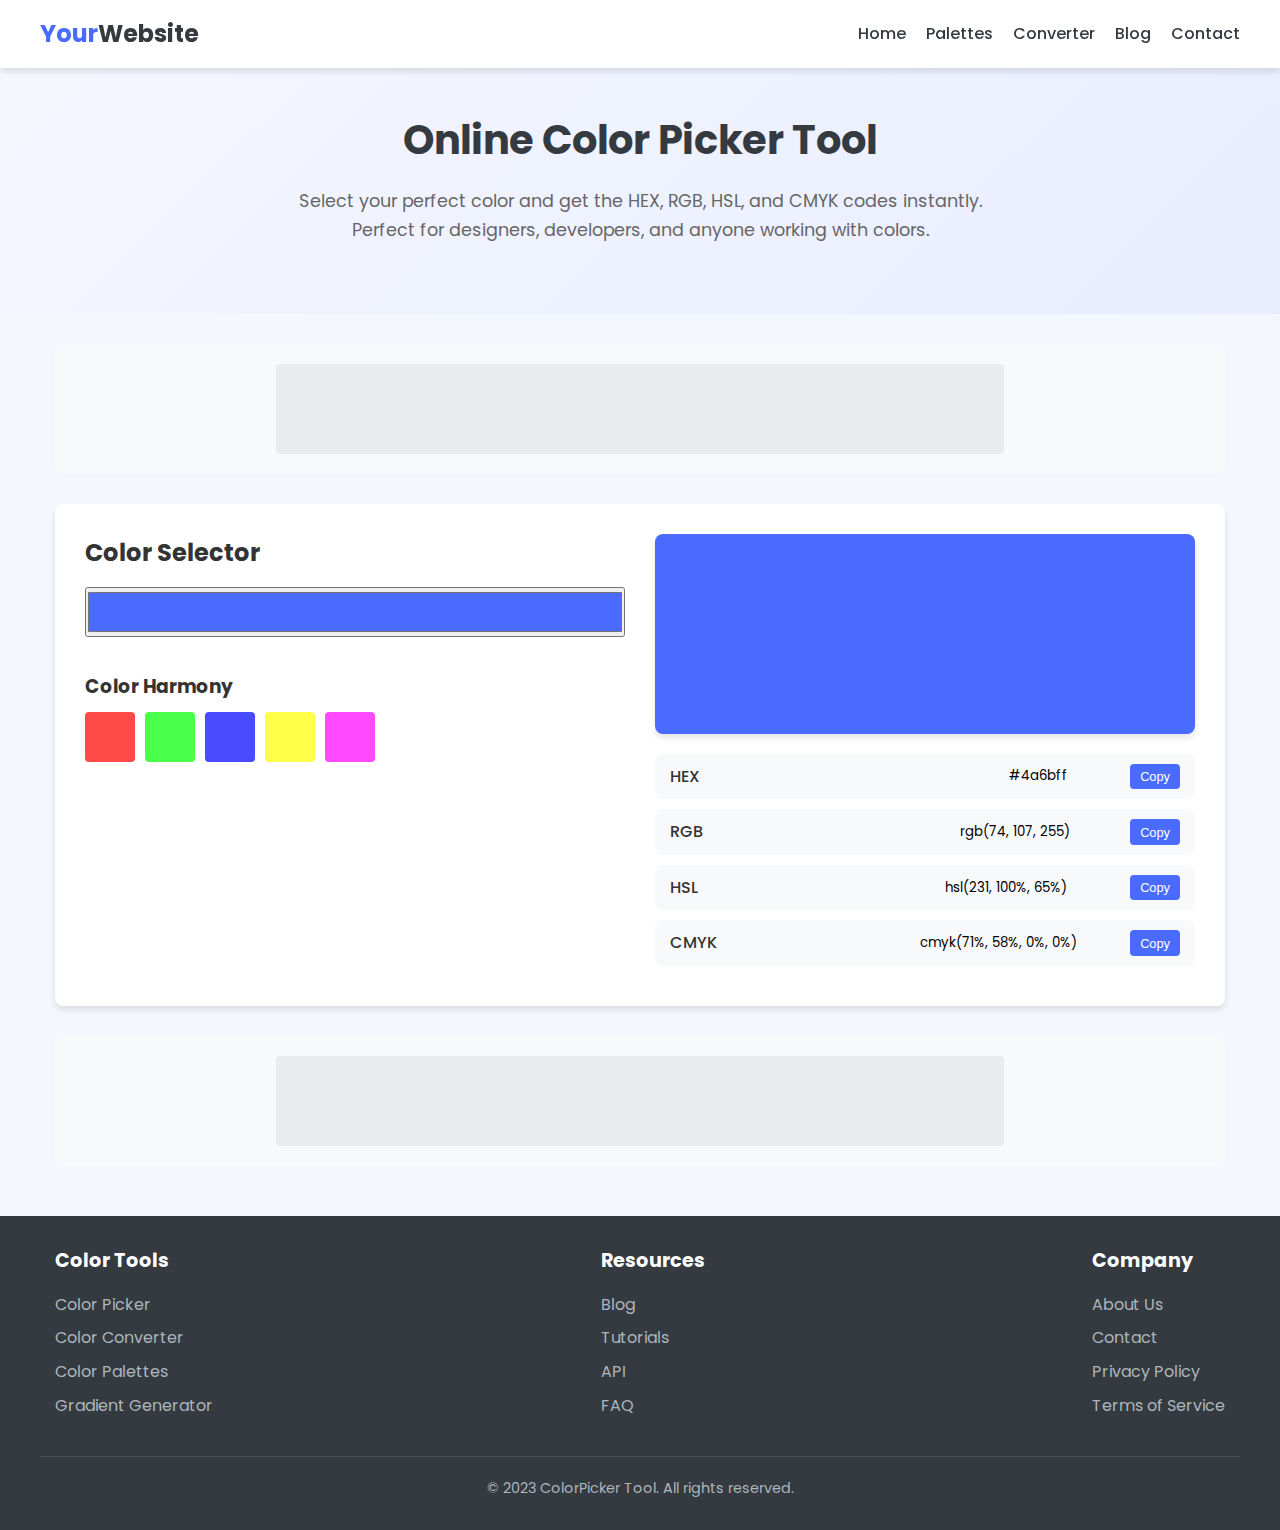
<file: colorpicker.html>
<!DOCTYPE html>
<html lang="en">

<head>
    <meta charset="UTF-8">
    <meta name="viewport" content="width=device-width, initial-scale=1.0">
    <meta name="description" content="Free online color picker tool. Select, convert, and get color codes in HEX, RGB, HSL, and CMYK formats. Perfect for designers and developers.">
    <meta name="keywords" content="color picker, color tool, hex color, rgb color, hsl color, cmyk color, web design colors, color palette generator">
    <meta name="author" content="Color Picker Tool">
    <meta name="robots" content="index, follow">
    <link rel="canonical" href="https://yourwebsite.com/color-picker" />

    <!-- Open Graph / Social Media Meta Tags -->
    <meta property="og:title" content="Online Color Picker Tool | HEX, RGB, HSL & CMYK">
    <meta property="og:description" content="Free online color picker tool for designers and developers. Get color codes in multiple formats instantly.">
    <meta property="og:type" content="website">
    <meta property="og:url" content="https://yourwebsite.com/color-picker">
    <meta property="og:image" content="https://yourwebsite.com/images/color-picker-preview.jpg">

    <!-- Favicon -->
    <link rel="icon" href="favicon.ico" type="image/x-icon">

    <title>Online Color Picker Tool | HEX, RGB, HSL & CMYK</title>

    <!-- Google Fonts -->
    <link href="https://fonts.googleapis.com/css2?family=Poppins:wght@300;400;500;600;700&display=swap" rel="stylesheet">

    <!-- Google AdSense -->
    <script async src="https://pagead2.googlesyndication.com/pagead/js/adsbygoogle.js?client=ca-pub-YOUR_ADSENSE_ID" crossorigin="anonymous"></script>

    <style>
         :root {
            --primary-color: #4a6bff;
            --secondary-color: #f8f9fa;
            --dark-color: #343a40;
            --light-color: #ffffff;
            --success-color: #28a745;
            --shadow: 0 4px 6px rgba(0, 0, 0, 0.1);
            --border-radius: 8px;
        }
        
        * {
            margin: 0;
            padding: 0;
            box-sizing: border-box;
        }
        
        body {
            font-family: 'Poppins', sans-serif;
            line-height: 1.6;
            color: #333;
            background-color: #f5f7ff;
        }
        
        .container {
            width: 100%;
            max-width: 1200px;
            margin: 0 auto;
            padding: 0 15px;
        }
        /* Header Styles */
        
        header {
            background-color: var(--light-color);
            box-shadow: var(--shadow);
            position: sticky;
            top: 0;
            z-index: 100;
        }
        
        .header-container {
            display: flex;
            justify-content: space-between;
            align-items: center;
            padding: 15px 0;
        }
        
        .logo {
            font-size: 1.5rem;
            font-weight: 700;
            color: var(--primary-color);
            text-decoration: none;
        }
        
        .logo span {
            color: var(--dark-color);
        }
        
        .nav-menu {
            display: flex;
            list-style: none;
        }
        
        .nav-menu li {
            margin-left: 20px;
        }
        
        .nav-menu a {
            text-decoration: none;
            color: var(--dark-color);
            font-weight: 500;
            transition: color 0.3s;
        }
        
        .nav-menu a:hover {
            color: var(--primary-color);
        }
        
        .hamburger {
            display: none;
            cursor: pointer;
            font-size: 1.5rem;
        }
        /* Hero Section */
        
        .hero {
            text-align: center;
            padding: 40px 0;
            background: linear-gradient(135deg, #f5f7ff 0%, #e8ecff 100%);
        }
        
        .hero h1 {
            font-size: 2.5rem;
            margin-bottom: 15px;
            color: var(--dark-color);
        }
        
        .hero p {
            font-size: 1.1rem;
            color: #666;
            max-width: 700px;
            margin: 0 auto 30px;
        }
        /* Color Picker Section */
        
        .color-picker-section {
            background-color: var(--light-color);
            border-radius: var(--border-radius);
            box-shadow: var(--shadow);
            padding: 30px;
            margin-bottom: 30px;
        }
        
        .color-picker-container {
            display: flex;
            flex-direction: column;
            gap: 30px;
        }
        
        @media (min-width: 768px) {
            .color-picker-container {
                flex-direction: row;
            }
        }
        
        .color-selector {
            flex: 1;
        }
        
        .color-display {
            flex: 1;
            display: flex;
            flex-direction: column;
            align-items: center;
        }
        
        .color-preview {
            width: 100%;
            height: 200px;
            border-radius: var(--border-radius);
            margin-bottom: 20px;
            box-shadow: var(--shadow);
            transition: background-color 0.3s;
        }
        
        .color-values {
            width: 100%;
        }
        
        .color-value {
            display: flex;
            justify-content: space-between;
            margin-bottom: 10px;
            padding: 10px 15px;
            background-color: var(--secondary-color);
            border-radius: var(--border-radius);
        }
        
        .color-value label {
            font-weight: 500;
        }
        
        .color-value input {
            border: none;
            background: transparent;
            font-family: 'Poppins', sans-serif;
            text-align: right;
            width: 60%;
            cursor: pointer;
        }
        
        .color-value input:focus {
            outline: none;
        }
        
        .copy-btn {
            background-color: var(--primary-color);
            color: white;
            border: none;
            padding: 5px 10px;
            border-radius: 4px;
            cursor: pointer;
            font-size: 0.8rem;
            transition: background-color 0.3s;
        }
        
        .copy-btn:hover {
            background-color: #3a5bef;
        }
        /* AdSense Section */
        
        .ad-container {
            margin: 30px 0;
            display: flex;
            justify-content: center;
            background-color: var(--secondary-color);
            padding: 20px;
            border-radius: var(--border-radius);
        }
        
        .ad-placeholder {
            width: 100%;
            max-width: 728px;
            height: 90px;
            background-color: #e9ecef;
            display: flex;
            align-items: center;
            justify-content: center;
            color: #6c757d;
            border-radius: 4px;
        }
        /* Footer */
        
        footer {
            background-color: var(--dark-color);
            color: var(--light-color);
            padding: 30px 0;
            margin-top: 50px;
        }
        
        .footer-container {
            display: flex;
            flex-direction: column;
            gap: 30px;
        }
        
        @media (min-width: 768px) {
            .footer-container {
                flex-direction: row;
                justify-content: space-between;
            }
        }
        
        .footer-section h3 {
            margin-bottom: 15px;
            font-size: 1.2rem;
        }
        
        .footer-section ul {
            list-style: none;
        }
        
        .footer-section ul li {
            margin-bottom: 8px;
        }
        
        .footer-section ul li a {
            color: #adb5bd;
            text-decoration: none;
            transition: color 0.3s;
        }
        
        .footer-section ul li a:hover {
            color: var(--light-color);
        }
        
        .copyright {
            text-align: center;
            margin-top: 30px;
            padding-top: 20px;
            border-top: 1px solid #495057;
            color: #adb5bd;
            font-size: 0.9rem;
        }
        /* Responsive Styles */
        
        @media (max-width: 768px) {
            .nav-menu {
                position: fixed;
                top: 70px;
                left: -100%;
                width: 100%;
                height: calc(100vh - 70px);
                background-color: var(--light-color);
                flex-direction: column;
                align-items: center;
                padding-top: 30px;
                transition: left 0.3s;
            }
            .nav-menu.active {
                left: 0;
            }
            .nav-menu li {
                margin: 15px 0;
            }
            .hamburger {
                display: block;
            }
            .hero h1 {
                font-size: 2rem;
            }
        }
    </style>
</head>

<body>
    <!-- Header -->
    <header>
        <div class="container header-container">
            <a href="/itools" class="logo">Your<span>Website</span></a>
            <div class="hamburger" id="hamburger">☰</div>
            <ul class="nav-menu" id="navMenu">
                <li><a href="/itools">Home</a></li>
                <li><a href="/color-palettes">Palettes</a></li>
                <li><a href="/color-converter">Converter</a></li>
                <li><a href="/blog">Blog</a></li>
                <li><a href="/contact">Contact</a></li>
            </ul>
        </div>
    </header>

    <!-- Hero Section -->
    <section class="hero">
        <div class="container">
            <h1>Online Color Picker Tool</h1>
            <p>Select your perfect color and get the HEX, RGB, HSL, and CMYK codes instantly. Perfect for designers, developers, and anyone working with colors.</p>
        </div>
    </section>

    <!-- Main Content -->
    <main class="container">
        <!-- AdSense Banner -->
        <div class="ad-container">
            <div class="ad-placeholder">
                <!-- Replace with your actual AdSense code -->
                <script async src="https://pagead2.googlesyndication.com/pagead/js/adsbygoogle.js?client=ca-pub-YOUR_ADSENSE_ID" crossorigin="anonymous"></script>
                <ins class="adsbygoogle" style="display:block" data-ad-client="ca-pub-YOUR_ADSENSE_ID" data-ad-slot="YOUR_AD_SLOT" data-ad-format="auto" data-full-width-responsive="true"></ins>
                <script>
                    (adsbygoogle = window.adsbygoogle || []).push({});
                </script>
            </div>
        </div>

        <!-- Color Picker Section -->
        <section class="color-picker-section">
            <div class="color-picker-container">
                <div class="color-selector">
                    <h2>Color Selector</h2>
                    <input type="color" id="colorPicker" value="#4a6bff" style="width: 100%; height: 50px; margin: 15px 0;">

                    <div style="margin-top: 20px;">
                        <h3>Color Harmony</h3>
                        <div style="display: flex; gap: 10px; margin-top: 10px;">
                            <div style="width: 50px; height: 50px; border-radius: 4px; background-color: #ff4a4a;"></div>
                            <div style="width: 50px; height: 50px; border-radius: 4px; background-color: #4aff4a;"></div>
                            <div style="width: 50px; height: 50px; border-radius: 4px; background-color: #4a4aff;"></div>
                            <div style="width: 50px; height: 50px; border-radius: 4px; background-color: #ffff4a;"></div>
                            <div style="width: 50px; height: 50px; border-radius: 4px; background-color: #ff4aff;"></div>
                        </div>
                    </div>
                </div>

                <div class="color-display">
                    <div class="color-preview" id="colorPreview" style="background-color: #4a6bff;"></div>

                    <div class="color-values">
                        <div class="color-value">
                            <label>HEX</label>
                            <input type="text" id="hexValue" value="#4a6bff" readonly>
                            <button class="copy-btn" onclick="copyToClipboard('hexValue')">Copy</button>
                        </div>

                        <div class="color-value">
                            <label>RGB</label>
                            <input type="text" id="rgbValue" value="rgb(74, 107, 255)" readonly>
                            <button class="copy-btn" onclick="copyToClipboard('rgbValue')">Copy</button>
                        </div>

                        <div class="color-value">
                            <label>HSL</label>
                            <input type="text" id="hslValue" value="hsl(231, 100%, 65%)" readonly>
                            <button class="copy-btn" onclick="copyToClipboard('hslValue')">Copy</button>
                        </div>

                        <div class="color-value">
                            <label>CMYK</label>
                            <input type="text" id="cmykValue" value="cmyk(71%, 58%, 0%, 0%)" readonly>
                            <button class="copy-btn" onclick="copyToClipboard('cmykValue')">Copy</button>
                        </div>
                    </div>
                </div>
            </div>
        </section>

        <!-- AdSense Banner -->
        <div class="ad-container">
            <div class="ad-placeholder">
                <!-- Replace with your actual AdSense code -->
                <script async src="https://pagead2.googlesyndication.com/pagead/js/adsbygoogle.js?client=ca-pub-YOUR_ADSENSE_ID" crossorigin="anonymous"></script>
                <ins class="adsbygoogle" style="display:block" data-ad-client="ca-pub-YOUR_ADSENSE_ID" data-ad-slot="YOUR_AD_SLOT" data-ad-format="auto" data-full-width-responsive="true"></ins>
                <script>
                    (adsbygoogle = window.adsbygoogle || []).push({});
                </script>
            </div>
        </div>
    </main>

    <!-- Footer -->
    <footer>
        <div class="container footer-container">
            <div class="footer-section">
                <h3>Color Tools</h3>
                <ul>
                    <li><a href="/color-picker">Color Picker</a></li>
                    <li><a href="/color-converter">Color Converter</a></li>
                    <li><a href="/color-palettes">Color Palettes</a></li>
                    <li><a href="/color-gradient">Gradient Generator</a></li>
                </ul>
            </div>

            <div class="footer-section">
                <h3>Resources</h3>
                <ul>
                    <li><a href="/blog">Blog</a></li>
                    <li><a href="/tutorials">Tutorials</a></li>
                    <li><a href="/api">API</a></li>
                    <li><a href="/faq">FAQ</a></li>
                </ul>
            </div>

            <div class="footer-section">
                <h3>Company</h3>
                <ul>
                    <li><a href="/about">About Us</a></li>
                    <li><a href="/contact">Contact</a></li>
                    <li><a href="/privacy">Privacy Policy</a></li>
                    <li><a href="/terms">Terms of Service</a></li>
                </ul>
            </div>
        </div>

        <div class="container copyright">
            <p>&copy; 2023 ColorPicker Tool. All rights reserved.</p>
        </div>
    </footer>

    <script>
        // Mobile Menu Toggle
        const hamburger = document.getElementById('hamburger');
        const navMenu = document.getElementById('navMenu');

        hamburger.addEventListener('click', () => {
            navMenu.classList.toggle('active');
        });

        // Color Picker Functionality
        const colorPicker = document.getElementById('colorPicker');
        const colorPreview = document.getElementById('colorPreview');
        const hexValue = document.getElementById('hexValue');
        const rgbValue = document.getElementById('rgbValue');
        const hslValue = document.getElementById('hslValue');
        const cmykValue = document.getElementById('cmykValue');

        colorPicker.addEventListener('input', function() {
            const selectedColor = this.value;
            colorPreview.style.backgroundColor = selectedColor;
            hexValue.value = selectedColor;

            // Convert HEX to RGB
            const r = parseInt(selectedColor.substr(1, 2), 16);
            const g = parseInt(selectedColor.substr(3, 2), 16);
            const b = parseInt(selectedColor.substr(5, 2), 16);
            rgbValue.value = `rgb(${r}, ${g}, ${b})`;

            // Convert RGB to HSL
            const hsl = rgbToHsl(r, g, b);
            hslValue.value = `hsl(${Math.round(hsl.h)}, ${Math.round(hsl.s)}%, ${Math.round(hsl.l)}%)`;

            // Convert RGB to CMYK
            const cmyk = rgbToCmyk(r, g, b);
            cmykValue.value = `cmyk(${Math.round(cmyk.c)}%, ${Math.round(cmyk.m)}%, ${Math.round(cmyk.y)}%, ${Math.round(cmyk.k)}%)`;
        });

        function rgbToHsl(r, g, b) {
            r /= 255, g /= 255, b /= 255;
            const max = Math.max(r, g, b),
                min = Math.min(r, g, b);
            let h, s, l = (max + min) / 2;

            if (max === min) {
                h = s = 0; // achromatic
            } else {
                const d = max - min;
                s = l > 0.5 ? d / (2 - max - min) : d / (max + min);
                switch (max) {
                    case r:
                        h = (g - b) / d + (g < b ? 6 : 0);
                        break;
                    case g:
                        h = (b - r) / d + 2;
                        break;
                    case b:
                        h = (r - g) / d + 4;
                        break;
                }
                h /= 6;
            }

            return {
                h: h * 360,
                s: s * 100,
                l: l * 100
            };
        }

        function rgbToCmyk(r, g, b) {
            if (r === 0 && g === 0 && b === 0) {
                return {
                    c: 0,
                    m: 0,
                    y: 0,
                    k: 100
                };
            }

            let c = 1 - (r / 255);
            let m = 1 - (g / 255);
            let y = 1 - (b / 255);
            let k = Math.min(c, m, y);

            c = (c - k) / (1 - k);
            m = (m - k) / (1 - k);
            y = (y - k) / (1 - k);

            return {
                c: c * 100,
                m: m * 100,
                y: y * 100,
                k: k * 100
            };
        }

        function copyToClipboard(elementId) {
            const element = document.getElementById(elementId);
            element.select();
            document.execCommand('copy');

            // Show copied notification
            const originalText = element.nextElementSibling.textContent;
            element.nextElementSibling.textContent = 'Copied!';
            setTimeout(() => {
                element.nextElementSibling.textContent = originalText;
            }, 2000);
        }
    </script>
</body>

</html>
</file>
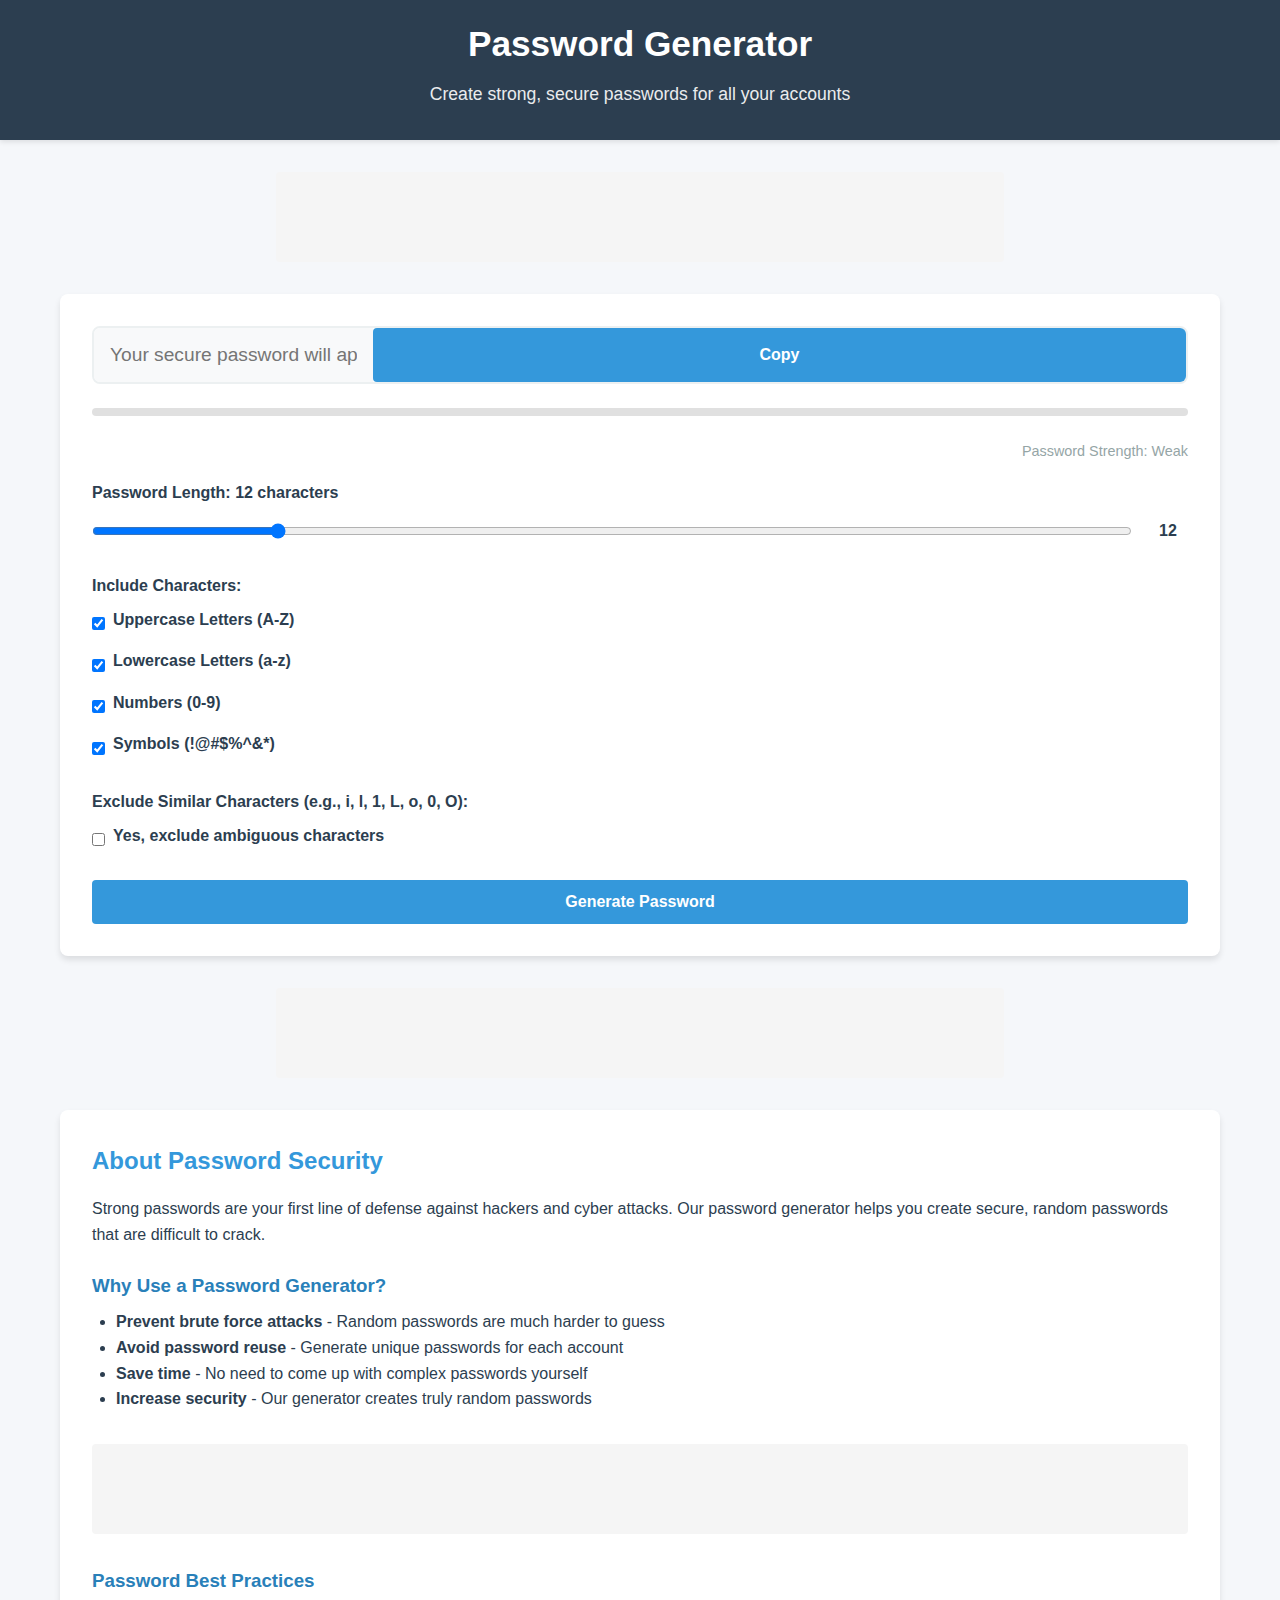
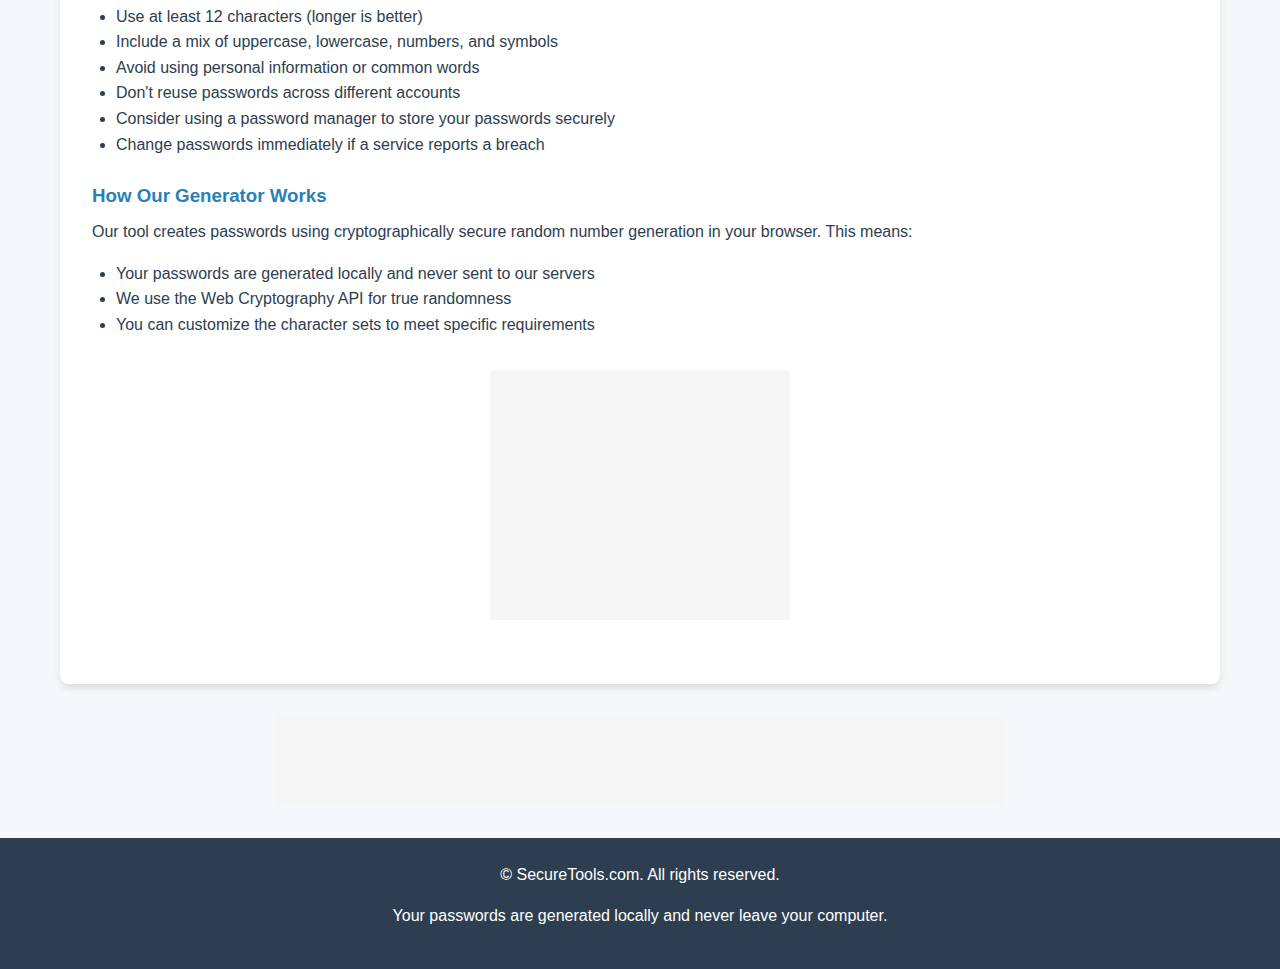
<file: passwordg.html>
<!DOCTYPE html>
<html lang="en">
<head>
    <meta charset="UTF-8">
    <meta name="viewport" content="width=device-width, initial-scale=1.0">
    <meta name="description" content="Free online password generator tool. Create strong, secure passwords with customizable length and character sets for all your accounts.">
    <meta name="keywords" content="password generator, secure password, random password, strong password, online security, password creator">
    <meta name="author" content="SecureTools.com">
    <meta property="og:title" content="Free Online Password Generator | Create Strong Secure Passwords">
    <meta property="og:description" content="Generate secure random passwords with our free online tool. Customize length and character types for maximum security.">
    <meta property="og:type" content="website">
    <meta property="og:url" content="https://yoursite.com/password-generator">
    <meta name="twitter:card" content="summary_large_image">
    <title>Free Password Generator | Create Strong Secure Passwords Online</title>
    <!-- Google AdSense -->
    <script async src="https://pagead2.googlesyndication.com/pagead/js/adsbygoogle.js?client=ca-pub-XXXXXXXXXXXXXXXX" crossorigin="anonymous"></script>
    <style>
        :root {
            --primary-color: #3498db;
            --secondary-color: #2980b9;
            --success-color: #2ecc71;
            --warning-color: #f39c12;
            --danger-color: #e74c3c;
            --light-color: #ecf0f1;
            --dark-color: #2c3e50;
            --gray-color: #95a5a6;
        }
        
        * {
            box-sizing: border-box;
            margin: 0;
            padding: 0;
            font-family: 'Segoe UI', Tahoma, Geneva, Verdana, sans-serif;
        }
        
        body {
            line-height: 1.6;
            color: var(--dark-color);
            background-color: #f5f7fa;
            padding: 0;
            margin: 0;
        }
        
        header {
            background-color: var(--dark-color);
            color: white;
            padding: 1rem 0;
            text-align: center;
            box-shadow: 0 2px 5px rgba(0,0,0,0.1);
        }
        
        .container {
            max-width: 1200px;
            margin: 0 auto;
            padding: 0 20px;
        }
        
        h1 {
            font-size: 2.2rem;
            margin-bottom: 0.5rem;
        }
        
        .tagline {
            font-size: 1.1rem;
            opacity: 0.9;
        }
        
        main {
            padding: 2rem 0;
        }
        
        .tool-section {
            background: white;
            border-radius: 8px;
            box-shadow: 0 4px 6px rgba(0,0,0,0.1);
            padding: 2rem;
            margin-bottom: 2rem;
        }
        
        .password-display {
            display: flex;
            margin-bottom: 1.5rem;
            border: 2px solid var(--light-color);
            border-radius: 8px;
            overflow: hidden;
        }
        
        .password-field {
            flex: 1;
            padding: 1rem;
            font-size: 1.2rem;
            border: none;
            background-color: #f8f9fa;
        }
        
        .copy-btn {
            background-color: var(--primary-color);
            color: white;
            border: none;
            padding: 0 1.5rem;
            cursor: pointer;
            font-weight: bold;
            transition: background-color 0.3s;
        }
        
        .copy-btn:hover {
            background-color: var(--secondary-color);
        }
        
        .strength-meter {
            height: 8px;
            background-color: #e0e0e0;
            border-radius: 4px;
            margin-bottom: 1.5rem;
            overflow: hidden;
        }
        
        .strength-bar {
            height: 100%;
            width: 0%;
            transition: width 0.3s, background-color 0.3s;
        }
        
        .strength-label {
            text-align: right;
            font-size: 0.9rem;
            color: var(--gray-color);
            margin-bottom: 1rem;
        }
        
        .settings {
            margin-bottom: 1.5rem;
        }
        
        .setting-group {
            margin-bottom: 1.5rem;
        }
        
        label {
            display: block;
            margin-bottom: 0.5rem;
            font-weight: 600;
        }
        
        input[type="range"] {
            width: 100%;
            margin: 10px 0;
        }
        
        .range-container {
            display: flex;
            align-items: center;
            gap: 1rem;
        }
        
        .range-value {
            font-weight: bold;
            min-width: 40px;
            text-align: center;
        }
        
        .checkbox-group {
            display: flex;
            align-items: center;
            margin-bottom: 0.5rem;
        }
        
        .checkbox-group input {
            margin-right: 0.5rem;
        }
        
        button {
            background-color: var(--primary-color);
            color: white;
            border: none;
            padding: 0.8rem 1.5rem;
            border-radius: 4px;
            cursor: pointer;
            font-size: 1rem;
            font-weight: 600;
            transition: background-color 0.3s;
            width: 100%;
        }
        
        button:hover {
            background-color: var(--secondary-color);
        }
        
        .info-section {
            background: white;
            border-radius: 8px;
            box-shadow: 0 4px 6px rgba(0,0,0,0.1);
            padding: 2rem;
            margin-bottom: 2rem;
        }
        
        h2 {
            color: var(--primary-color);
            margin-bottom: 1rem;
        }
        
        h3 {
            color: var(--secondary-color);
            margin: 1.5rem 0 0.5rem;
        }
        
        p, ul {
            margin-bottom: 1rem;
        }
        
        ul {
            padding-left: 1.5rem;
        }
        
        footer {
            background-color: var(--dark-color);
            color: white;
            text-align: center;
            padding: 1.5rem 0;
            margin-top: 2rem;
        }
        
        /* Ad Container Styles */
        .ad-container {
            margin: 2rem 0;
            text-align: center;
            min-height: 90px;
            display: flex;
            justify-content: center;
            align-items: center;
            background-color: #f5f5f5;
            border-radius: 4px;
            overflow: hidden;
        }
        
        .ad-container.horizontal {
            width: 100%;
            height: 90px;
        }
        
        .ad-container.vertical {
            width: 300px;
            height: 250px;
            margin: 2rem auto;
        }
        
        .ad-container.rectangle {
            width: 728px;
            height: 90px;
            margin: 2rem auto;
        }
        
        .ad-label {
            font-size: 0.8rem;
            color: #666;
            text-align: center;
            margin-bottom: 0.5rem;
        }
        
        @media (max-width: 768px) {
            h1 {
                font-size: 1.8rem;
            }
            
            .tagline {
                font-size: 1rem;
            }
            
            .tool-section, .info-section {
                padding: 1.5rem;
            }
            
            .ad-container.rectangle {
                width: 100%;
                height: auto;
            }
            
            .ad-container.vertical {
                width: 100%;
                height: auto;
            }
        }
        
        @media (max-width: 480px) {
            .password-display {
                flex-direction: column;
            }
            
            .password-field {
                width: 100%;
                text-align: center;
            }
            
            .copy-btn {
                padding: 0.5rem;
            }
            
            .ad-container.horizontal {
                height: 50px;
            }
        }
    </style>
</head>
<body>
    <header>
        <div class="container">
            <h1>Password Generator</h1>
            <p class="tagline">Create strong, secure passwords for all your accounts</p>
        </div>
    </header>
    
    <main class="container">
        <!-- Top Banner Ad -->
        <div class="ad-container rectangle">
            <ins class="adsbygoogle"
                 style="display:block"
                 data-ad-client="ca-pub-XXXXXXXXXXXXXXXX"
                 data-ad-slot="XXXXXXXXXX"
                 data-ad-format="auto"
                 data-full-width-responsive="true"></ins>
            <script>
                 (adsbygoogle = window.adsbygoogle || []).push({});
            </script>
        </div>
        
        <section class="tool-section">
            <div class="password-display">
                <input type="text" id="password" class="password-field" readonly placeholder="Your secure password will appear here">
                <button id="copyBtn" class="copy-btn">Copy</button>
            </div>
            
            <div class="strength-meter">
                <div id="strengthBar" class="strength-bar"></div>
            </div>
            <div id="strengthLabel" class="strength-label">Password Strength: Weak</div>
            
            <div class="settings">
                <div class="setting-group">
                    <label for="length">Password Length: <span id="lengthValue">12</span> characters</label>
                    <div class="range-container">
                        <input type="range" id="length" min="4" max="50" value="12">
                        <span id="lengthDisplay" class="range-value">12</span>
                    </div>
                </div>
                
                <div class="setting-group">
                    <label>Include Characters:</label>
                    <div class="checkbox-group">
                        <input type="checkbox" id="uppercase" checked>
                        <label for="uppercase">Uppercase Letters (A-Z)</label>
                    </div>
                    <div class="checkbox-group">
                        <input type="checkbox" id="lowercase" checked>
                        <label for="lowercase">Lowercase Letters (a-z)</label>
                    </div>
                    <div class="checkbox-group">
                        <input type="checkbox" id="numbers" checked>
                        <label for="numbers">Numbers (0-9)</label>
                    </div>
                    <div class="checkbox-group">
                        <input type="checkbox" id="symbols" checked>
                        <label for="symbols">Symbols (!@#$%^&*)</label>
                    </div>
                </div>
                
                <div class="setting-group">
                    <label for="exclude">Exclude Similar Characters (e.g., i, l, 1, L, o, 0, O):</label>
                    <div class="checkbox-group">
                        <input type="checkbox" id="exclude">
                        <label for="exclude">Yes, exclude ambiguous characters</label>
                    </div>
                </div>
            </div>
            
            <button id="generateBtn">Generate Password</button>
        </section>
        
        <!-- Middle Rectangle Ad -->
        <div class="ad-container rectangle">
            <ins class="adsbygoogle"
                 style="display:block"
                 data-ad-client="ca-pub-XXXXXXXXXXXXXXXX"
                 data-ad-slot="XXXXXXXXXX"
                 data-ad-format="auto"
                 data-full-width-responsive="true"></ins>
            <script>
                 (adsbygoogle = window.adsbygoogle || []).push({});
            </script>
        </div>
        
        <section class="info-section">
            <h2>About Password Security</h2>
            <p>Strong passwords are your first line of defense against hackers and cyber attacks. Our password generator helps you create secure, random passwords that are difficult to crack.</p>
            
            <h3>Why Use a Password Generator?</h3>
            <ul>
                <li><strong>Prevent brute force attacks</strong> - Random passwords are much harder to guess</li>
                <li><strong>Avoid password reuse</strong> - Generate unique passwords for each account</li>
                <li><strong>Save time</strong> - No need to come up with complex passwords yourself</li>
                <li><strong>Increase security</strong> - Our generator creates truly random passwords</li>
            </ul>
            
            <!-- In-Content Ad -->
            <div class="ad-container horizontal">
                <ins class="adsbygoogle"
                     style="display:block"
                     data-ad-client="ca-pub-XXXXXXXXXXXXXXXX"
                     data-ad-slot="XXXXXXXXXX"
                     data-ad-format="auto"
                     data-full-width-responsive="true"></ins>
                <script>
                     (adsbygoogle = window.adsbygoogle || []).push({});
                </script>
            </div>
            
            <h3>Password Best Practices</h3>
            <ul>
                <li>Use at least 12 characters (longer is better)</li>
                <li>Include a mix of uppercase, lowercase, numbers, and symbols</li>
                <li>Avoid using personal information or common words</li>
                <li>Don't reuse passwords across different accounts</li>
                <li>Consider using a password manager to store your passwords securely</li>
                <li>Change passwords immediately if a service reports a breach</li>
            </ul>
            
            <h3>How Our Generator Works</h3>
            <p>Our tool creates passwords using cryptographically secure random number generation in your browser. This means:</p>
            <ul>
                <li>Your passwords are generated locally and never sent to our servers</li>
                <li>We use the Web Cryptography API for true randomness</li>
                <li>You can customize the character sets to meet specific requirements</li>
            </ul>
            
            <!-- Vertical Ad -->
            <div class="ad-container vertical">
                <ins class="adsbygoogle"
                     style="display:block"
                     data-ad-client="ca-pub-XXXXXXXXXXXXXXXX"
                     data-ad-slot="XXXXXXXXXX"
                     data-ad-format="auto"
                     data-full-width-responsive="true"></ins>
                <script>
                     (adsbygoogle = window.adsbygoogle || []).push({});
                </script>
            </div>
        </section>
        
        <!-- Bottom Banner Ad -->
        <div class="ad-container rectangle">
            <ins class="adsbygoogle"
                 style="display:block"
                 data-ad-client="ca-pub-XXXXXXXXXXXXXXXX"
                 data-ad-slot="XXXXXXXXXX"
                 data-ad-format="auto"
                 data-full-width-responsive="true"></ins>
            <script>
                 (adsbygoogle = window.adsbygoogle || []).push({});
            </script>
        </div>
    </main>
    
    <footer>
        <div class="container">
            <p>&copy; <span id="currentYear"></span> SecureTools.com. All rights reserved.</p>
            <p>Your passwords are generated locally and never leave your computer.</p>
        </div>
    </footer>

    <script>
        document.addEventListener('DOMContentLoaded', function() {
            // Set current year in footer
            document.getElementById('currentYear').textContent = new Date().getFullYear();
            
            // DOM elements
            const passwordField = document.getElementById('password');
            const copyBtn = document.getElementById('copyBtn');
            const generateBtn = document.getElementById('generateBtn');
            const lengthSlider = document.getElementById('length');
            const lengthValue = document.getElementById('lengthValue');
            const lengthDisplay = document.getElementById('lengthDisplay');
            const uppercaseCheckbox = document.getElementById('uppercase');
            const lowercaseCheckbox = document.getElementById('lowercase');
            const numbersCheckbox = document.getElementById('numbers');
            const symbolsCheckbox = document.getElementById('symbols');
            const excludeCheckbox = document.getElementById('exclude');
            const strengthBar = document.getElementById('strengthBar');
            const strengthLabel = document.getElementById('strengthLabel');
            
            // Character sets
            const uppercaseChars = 'ABCDEFGHIJKLMNOPQRSTUVWXYZ';
            const lowercaseChars = 'abcdefghijklmnopqrstuvwxyz';
            const numberChars = '0123456789';
            const symbolChars = '!@#$%^&*()_+-=[]{}|;:,.<>?';
            const similarChars = 'il1Lo0O';
            
            // Update length display
            lengthSlider.addEventListener('input', function() {
                const value = this.value;
                lengthValue.textContent = value;
                lengthDisplay.textContent = value;
            });
            
            // Copy password to clipboard
            copyBtn.addEventListener('click', function() {
                if (!passwordField.value) return;
                
                passwordField.select();
                document.execCommand('copy');
                
                // Visual feedback
                const originalText = copyBtn.textContent;
                copyBtn.textContent = 'Copied!';
                copyBtn.style.backgroundColor = var(--success-color);
                
                setTimeout(function() {
                    copyBtn.textContent = originalText;
                    copyBtn.style.backgroundColor = var(--primary-color);
                }, 2000);
            });
            
            // Generate password
            generateBtn.addEventListener('click', generatePassword);
            
            // Also generate on initial load
            generatePassword();
            
            function generatePassword() {
                let length = parseInt(lengthSlider.value);
                let charset = '';
                let password = '';
                
                // Build character set based on selected options
                if (uppercaseCheckbox.checked) charset += uppercaseChars;
                if (lowercaseCheckbox.checked) charset += lowercaseChars;
                if (numbersCheckbox.checked) charset += numberChars;
                if (symbolsCheckbox.checked) charset += symbolChars;
                
                // Remove similar characters if requested
                if (excludeCheckbox.checked) {
                    for (let char of similarChars) {
                        charset = charset.replace(char, '');
                    }
                }
                
                // Check if at least one character type is selected
                if (charset.length === 0) {
                    passwordField.value = 'Please select at least one character type';
                    return;
                }
                
                // Generate password using cryptographically secure random numbers
                const randomValues = new Uint32Array(length);
                window.crypto.getRandomValues(randomValues);
                
                for (let i = 0; i < length; i++) {
                    password += charset[randomValues[i] % charset.length];
                }
                
                passwordField.value = password;
                updateStrengthIndicator(password);
            }
            
            function updateStrengthIndicator(password) {
                let strength = 0;
                const length = password.length;
                
                // Length contributes up to 50% of the strength
                strength += Math.min(50, (length / 50) * 100);
                
                // Character variety contributes the rest
                const hasUpper = /[A-Z]/.test(password);
                const hasLower = /[a-z]/.test(password);
                const hasNumber = /[0-9]/.test(password);
                const hasSymbol = /[^A-Za-z0-9]/.test(password);
                
                let varietyScore = 0;
                if (hasUpper) varietyScore += 10;
                if (hasLower) varietyScore += 10;
                if (hasNumber) varietyScore += 10;
                if (hasSymbol) varietyScore += 20;
                
                strength += varietyScore;
                
                // Cap at 100
                strength = Math.min(100, strength);
                
                // Update visual indicator
                strengthBar.style.width = `${strength}%`;
                
                // Set color and label based on strength
                if (strength < 40) {
                    strengthBar.style.backgroundColor = var(--danger-color);
                    strengthLabel.textContent = 'Password Strength: Weak';
                    strengthLabel.style.color = var(--danger-color);
                } else if (strength < 70) {
                    strengthBar.style.backgroundColor = var(--warning-color);
                    strengthLabel.textContent = 'Password Strength: Moderate';
                    strengthLabel.style.color = var(--warning-color);
                } else if (strength < 90) {
                    strengthBar.style.backgroundColor = '#f1c40f';
                    strengthLabel.textContent = 'Password Strength: Strong';
                    strengthLabel.style.color = '#f1c40f';
                } else {
                    strengthBar.style.backgroundColor = var(--success-color);
                    strengthLabel.textContent = 'Password Strength: Very Strong';
                    strengthLabel.style.color = var(--success-color);
                }
            }
            
            // Initialize AdSense ads
            (adsbygoogle = window.adsbygoogle || []).push({});
        });
    </script>
</body>
</html>
</file>
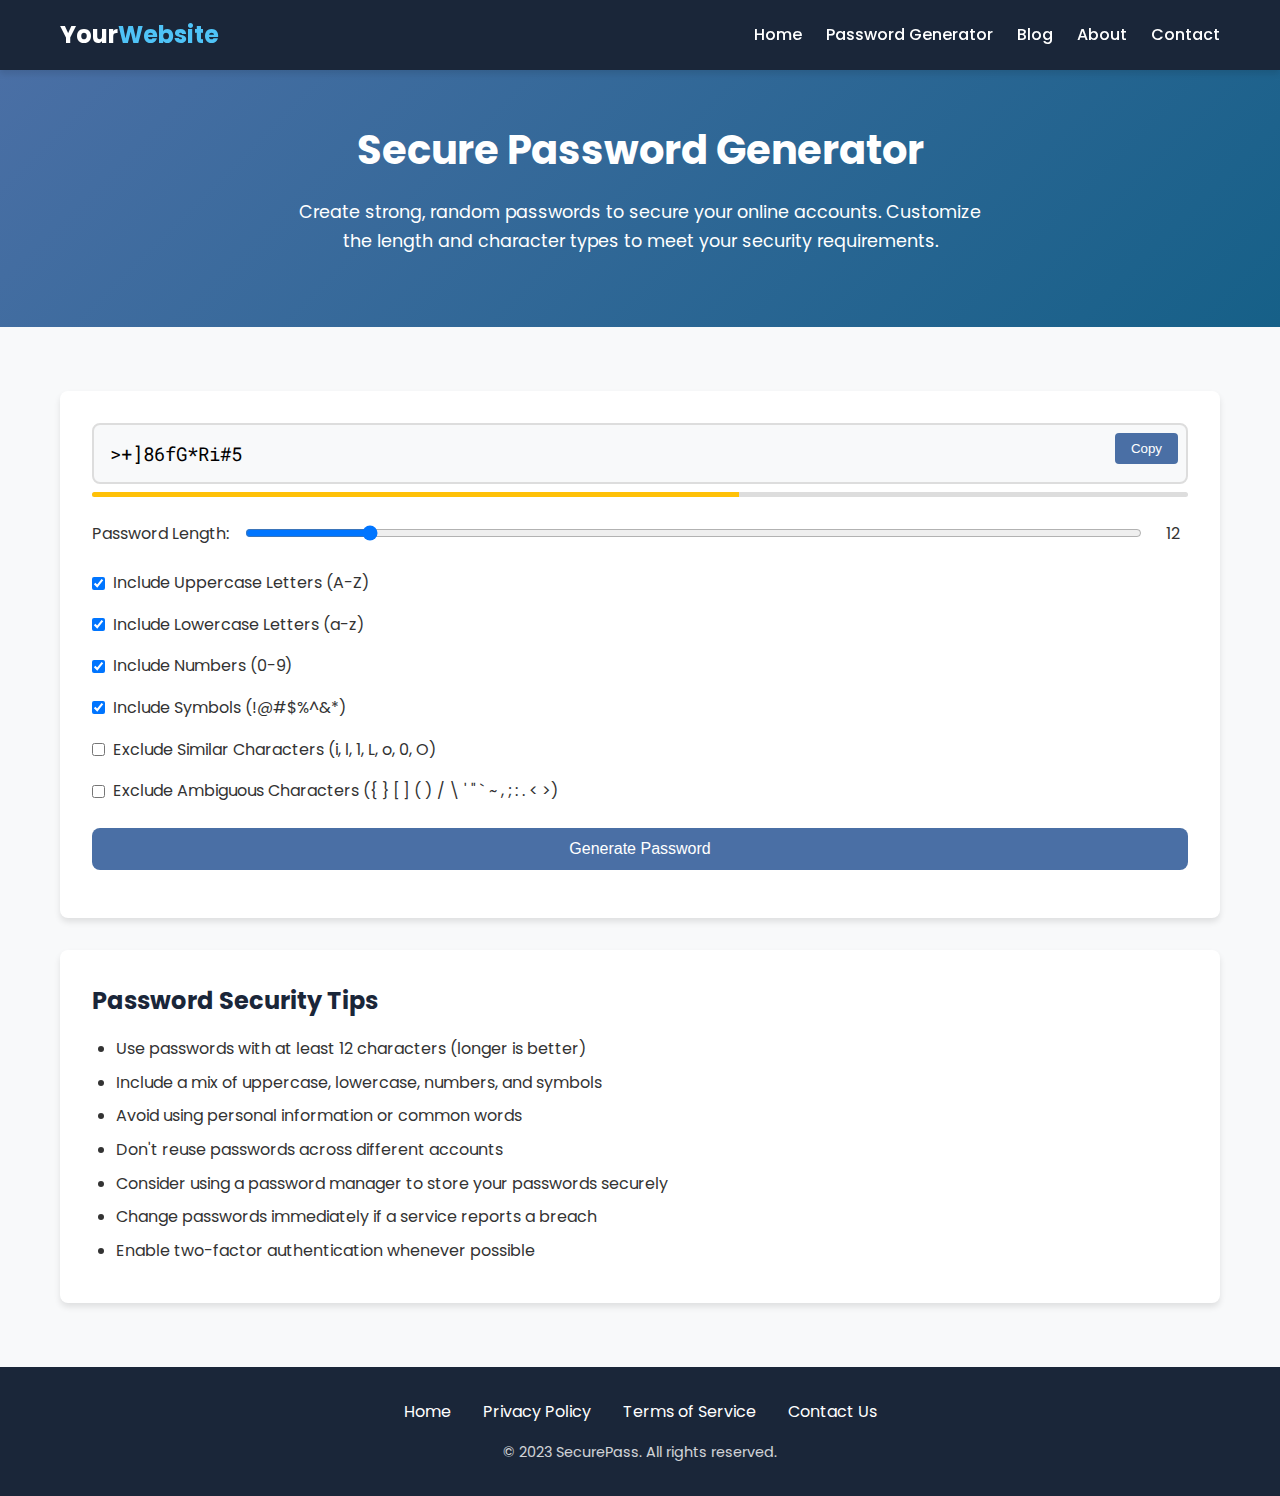
<file: passwordgen.html>
<!DOCTYPE html>
<html lang="en">

<head>
    <meta charset="UTF-8">
    <meta name="viewport" content="width=device-width, initial-scale=1.0">
    <meta name="description" content="Generate strong, secure passwords instantly with our free online password generator. Create random passwords with customizable length and character types.">
    <meta name="keywords" content="password generator, secure password, random password, online password tool, cybersecurity">
    <meta name="author" content="Your Name">
    <title>Secure Password Generator | Create Strong Random Passwords Online</title>

    <!-- Favicon -->
    <link rel="icon" href="favicon.ico" type="image/x-icon">

    <!-- Open Graph / Social Media Meta Tags -->
    <meta property="og:title" content="Secure Password Generator">
    <meta property="og:description" content="Generate strong, secure passwords instantly with our free online password generator.">
    <meta property="og:type" content="website">
    <meta property="og:url" content="https://yourwebsite.com/password-generator">
    <meta property="og:image" content="https://yourwebsite.com/images/password-generator-preview.jpg">

    <!-- Google Fonts -->
    <link href="https://fonts.googleapis.com/css2?family=Poppins:wght@300;400;500;600;700&family=Roboto+Mono:wght@400;500&display=swap" rel="stylesheet">

    <!-- Google AdSense -->
    <!-- <script async src="https://pagead2.googlesyndication.com/pagead/js/adsbygoogle.js?client=ca-pub-YOUR_ADSENSE_ID" crossorigin="anonymous"></script> -->

    <style>
         :root {
            --primary-color: #4a6fa5;
            --secondary-color: #166088;
            --accent-color: #4fc3f7;
            --dark-color: #1a2639;
            --light-color: #f8f9fa;
            --success-color: #28a745;
            --danger-color: #dc3545;
            --border-radius: 8px;
            --box-shadow: 0 4px 6px rgba(0, 0, 0, 0.1);
            --transition: all 0.3s ease;
        }
        
        * {
            margin: 0;
            padding: 0;
            box-sizing: border-box;
        }
        
        body {
            font-family: 'Poppins', sans-serif;
            line-height: 1.6;
            color: #333;
            background-color: var(--light-color);
        }
        
        .container {
            width: 100%;
            max-width: 1200px;
            margin: 0 auto;
            padding: 0 20px;
        }
        /* Header Styles */
        
        header {
            background-color: var(--dark-color);
            color: white;
            padding: 1rem 0;
            box-shadow: var(--box-shadow);
            position: sticky;
            top: 0;
            z-index: 100;
        }
        
        .header-container {
            display: flex;
            justify-content: space-between;
            align-items: center;
        }
        
        .logo {
            font-size: 1.5rem;
            font-weight: 700;
            color: white;
            text-decoration: none;
        }
        
        .logo span {
            color: var(--accent-color);
        }
        
        nav ul {
            display: flex;
            list-style: none;
        }
        
        nav ul li {
            margin-left: 1.5rem;
        }
        
        nav ul li a {
            color: white;
            text-decoration: none;
            font-weight: 500;
            transition: var(--transition);
            padding: 0.5rem 0;
            position: relative;
        }
        
        nav ul li a:hover {
            color: var(--accent-color);
        }
        
        nav ul li a::after {
            content: '';
            position: absolute;
            bottom: 0;
            left: 0;
            width: 0;
            height: 2px;
            background-color: var(--accent-color);
            transition: var(--transition);
        }
        
        nav ul li a:hover::after {
            width: 100%;
        }
        
        .mobile-menu-btn {
            display: none;
            background: none;
            border: none;
            color: white;
            font-size: 1.5rem;
            cursor: pointer;
        }
        /* Hero Section */
        
        .hero {
            text-align: center;
            padding: 3rem 0;
            background: linear-gradient(135deg, var(--primary-color), var(--secondary-color));
            color: white;
            margin-bottom: 2rem;
        }
        
        .hero h1 {
            font-size: 2.5rem;
            margin-bottom: 1rem;
        }
        
        .hero p {
            font-size: 1.1rem;
            max-width: 700px;
            margin: 0 auto 1.5rem;
        }
        /* Main Content */
        
        main {
            padding: 2rem 0;
        }
        
        .password-generator {
            background-color: white;
            border-radius: var(--border-radius);
            box-shadow: var(--box-shadow);
            padding: 2rem;
            margin-bottom: 2rem;
        }
        
        .password-display {
            position: relative;
            margin-bottom: 1.5rem;
        }
        
        .password-field {
            width: 100%;
            padding: 1rem;
            font-family: 'Roboto Mono', monospace;
            font-size: 1.2rem;
            border: 2px solid #ddd;
            border-radius: var(--border-radius);
            margin-bottom: 0.5rem;
            background-color: #f8f9fa;
        }
        
        .copy-btn {
            position: absolute;
            right: 10px;
            top: 10px;
            background-color: var(--primary-color);
            color: white;
            border: none;
            border-radius: 4px;
            padding: 0.5rem 1rem;
            cursor: pointer;
            transition: var(--transition);
        }
        
        .copy-btn:hover {
            background-color: var(--secondary-color);
        }
        
        .password-strength {
            height: 5px;
            background-color: #ddd;
            border-radius: 5px;
            margin-bottom: 1rem;
            overflow: hidden;
        }
        
        .strength-meter {
            height: 100%;
            width: 0;
            transition: var(--transition);
        }
        
        .options {
            margin-bottom: 1.5rem;
        }
        
        .option-group {
            margin-bottom: 1rem;
        }
        
        .option-group label {
            display: flex;
            align-items: center;
            cursor: pointer;
        }
        
        .option-group input[type="checkbox"] {
            margin-right: 0.5rem;
        }
        
        .length-control {
            display: flex;
            align-items: center;
            margin-bottom: 1.5rem;
        }
        
        .length-control label {
            margin-right: 1rem;
            min-width: 100px;
        }
        
        .length-control input[type="range"] {
            flex-grow: 1;
            margin-right: 1rem;
        }
        
        .length-value {
            min-width: 30px;
            text-align: center;
        }
        
        .generate-btn {
            background-color: var(--primary-color);
            color: white;
            border: none;
            border-radius: var(--border-radius);
            padding: 0.75rem 1.5rem;
            font-size: 1rem;
            font-weight: 500;
            cursor: pointer;
            transition: var(--transition);
            width: 100%;
            margin-bottom: 1rem;
        }
        
        .generate-btn:hover {
            background-color: var(--secondary-color);
            transform: translateY(-2px);
        }
        /* Tips Section */
        
        .password-tips {
            background-color: white;
            border-radius: var(--border-radius);
            box-shadow: var(--box-shadow);
            padding: 2rem;
            margin-bottom: 2rem;
        }
        
        .password-tips h2 {
            margin-bottom: 1rem;
            color: var(--dark-color);
        }
        
        .password-tips ul {
            padding-left: 1.5rem;
        }
        
        .password-tips li {
            margin-bottom: 0.5rem;
        }
        /* Ad Container */
        
        .ad-container {
            margin: 2rem 0;
            text-align: center;
            min-height: 90px;
            display: flex;
            justify-content: center;
            align-items: center;
            background-color: #f1f1f1;
            border-radius: var(--border-radius);
        }
        /* Footer */
        
        footer {
            background-color: var(--dark-color);
            color: white;
            padding: 2rem 0;
            text-align: center;
        }
        
        .footer-links {
            display: flex;
            justify-content: center;
            margin-bottom: 1rem;
        }
        
        .footer-links a {
            color: white;
            margin: 0 1rem;
            text-decoration: none;
            transition: var(--transition);
        }
        
        .footer-links a:hover {
            color: var(--accent-color);
        }
        
        .copyright {
            font-size: 0.9rem;
            opacity: 0.8;
        }
        /* Responsive Styles */
        
        @media (max-width: 768px) {
            .header-container {
                flex-direction: column;
                align-items: flex-start;
            }
            nav {
                width: 100%;
                margin-top: 1rem;
                display: none;
            }
            nav.active {
                display: block;
            }
            nav ul {
                flex-direction: column;
            }
            nav ul li {
                margin: 0;
                padding: 0.5rem 0;
                border-top: 1px solid rgba(255, 255, 255, 0.1);
            }
            .mobile-menu-btn {
                display: block;
                position: absolute;
                top: 1rem;
                right: 1rem;
            }
            .hero h1 {
                font-size: 2rem;
            }
            .password-generator,
            .password-tips {
                padding: 1.5rem;
            }
        }
        
        @media (max-width: 480px) {
            .hero h1 {
                font-size: 1.8rem;
            }
            .hero p {
                font-size: 1rem;
            }
            .length-control {
                flex-direction: column;
                align-items: flex-start;
            }
            .length-control label {
                margin-bottom: 0.5rem;
            }
            .length-control input[type="range"] {
                width: 100%;
                margin-right: 0;
                margin-bottom: 0.5rem;
            }
        }
        /* Animation for copied feedback */
        
        @keyframes fadeIn {
            from {
                opacity: 0;
            }
            to {
                opacity: 1;
            }
        }
        
        .copied-feedback {
            position: fixed;
            top: 20px;
            right: 20px;
            background-color: var(--success-color);
            color: white;
            padding: 10px 20px;
            border-radius: var(--border-radius);
            box-shadow: var(--box-shadow);
            animation: fadeIn 0.3s ease;
            display: none;
            z-index: 1000;
        }
    </style>
</head>

<body>
    <header>
        <div class="container header-container">
            <a href="/itools" class="logo">Your<span>Website</span></a>
            <button class="mobile-menu-btn" id="mobileMenuBtn">☰</button>
            <nav id="mainNav">
                <ul>
                    <li><a href="/itools">Home</a></li>
                    <li><a href="/password-generator" class="active">Password Generator</a></li>
                    <li><a href="/blog">Blog</a></li>
                    <li><a href="/about">About</a></li>
                    <li><a href="/contact">Contact</a></li>
                </ul>
            </nav>
        </div>
    </header>

    <section class="hero">
        <div class="container">
            <h1>Secure Password Generator</h1>
            <p>Create strong, random passwords to secure your online accounts. Customize the length and character types to meet your security requirements.</p>
        </div>
    </section>

    <div class="container">
        <main>
            <!-- Google AdSense Ad -->
            <!-- <div class="ad-container">
                <ins class="adsbygoogle" style="display:block" data-ad-client="ca-pub-YOUR_ADSENSE_ID" data-ad-slot="YOUR_AD_SLOT" data-ad-format="auto" data-full-width-responsive="true"></ins>
                <script>
                    (adsbygoogle = window.adsbygoogle || []).push({});
                </script>
            </div> -->

            <div class="password-generator">
                <div class="password-display">
                    <input type="text" id="password" class="password-field" readonly placeholder="Your secure password will appear here">
                    <button id="copyBtn" class="copy-btn">Copy</button>
                    <div class="password-strength">
                        <div id="strengthMeter" class="strength-meter"></div>
                    </div>
                </div>

                <div class="options">
                    <div class="length-control">
                        <label for="length">Password Length:</label>
                        <input type="range" id="length" min="4" max="64" value="12">
                        <span id="lengthValue" class="length-value">12</span>
                    </div>

                    <div class="option-group">
                        <label>
                            <input type="checkbox" id="uppercase" checked>
                            Include Uppercase Letters (A-Z)
                        </label>
                    </div>

                    <div class="option-group">
                        <label>
                            <input type="checkbox" id="lowercase" checked>
                            Include Lowercase Letters (a-z)
                        </label>
                    </div>

                    <div class="option-group">
                        <label>
                            <input type="checkbox" id="numbers" checked>
                            Include Numbers (0-9)
                        </label>
                    </div>

                    <div class="option-group">
                        <label>
                            <input type="checkbox" id="symbols" checked>
                            Include Symbols (!@#$%^&*)
                        </label>
                    </div>

                    <div class="option-group">
                        <label>
                            <input type="checkbox" id="excludeSimilar">
                            Exclude Similar Characters (i, l, 1, L, o, 0, O)
                        </label>
                    </div>

                    <div class="option-group">
                        <label>
                            <input type="checkbox" id="excludeAmbiguous">
                            Exclude Ambiguous Characters ({ } [ ] ( ) / \ ' " ` ~ , ; : . < >)
                        </label>
                    </div>
                </div>

                <button id="generateBtn" class="generate-btn">Generate Password</button>
            </div>

            <!-- Google AdSense Ad -->
            <!-- <div class="ad-container">
                <ins class="adsbygoogle" style="display:block" data-ad-client="ca-pub-YOUR_ADSENSE_ID" data-ad-slot="YOUR_AD_SLOT" data-ad-format="auto" data-full-width-responsive="true"></ins>
                <script>
                    (adsbygoogle = window.adsbygoogle || []).push({});
                </script>
            </div> -->

            <div class="password-tips">
                <h2>Password Security Tips</h2>
                <ul>
                    <li>Use passwords with at least 12 characters (longer is better)</li>
                    <li>Include a mix of uppercase, lowercase, numbers, and symbols</li>
                    <li>Avoid using personal information or common words</li>
                    <li>Don't reuse passwords across different accounts</li>
                    <li>Consider using a password manager to store your passwords securely</li>
                    <li>Change passwords immediately if a service reports a breach</li>
                    <li>Enable two-factor authentication whenever possible</li>
                </ul>
            </div>
        </main>
    </div>

    <footer>
        <div class="container">
            <div class="footer-links">
                <a href="/itools">Home</a>
                <a href="/privacy">Privacy Policy</a>
                <a href="/terms">Terms of Service</a>
                <a href="/contact">Contact Us</a>
            </div>
            <p class="copyright">© 2023 SecurePass. All rights reserved.</p>
        </div>
    </footer>

    <div id="copiedFeedback" class="copied-feedback">Password copied to clipboard!</div>

    <script>
        // Mobile menu toggle
        const mobileMenuBtn = document.getElementById('mobileMenuBtn');
        const mainNav = document.getElementById('mainNav');

        mobileMenuBtn.addEventListener('click', () => {
            mainNav.classList.toggle('active');
        });

        // Password generator functionality
        const passwordField = document.getElementById('password');
        const copyBtn = document.getElementById('copyBtn');
        const generateBtn = document.getElementById('generateBtn');
        const lengthSlider = document.getElementById('length');
        const lengthValue = document.getElementById('lengthValue');
        const uppercaseCheckbox = document.getElementById('uppercase');
        const lowercaseCheckbox = document.getElementById('lowercase');
        const numbersCheckbox = document.getElementById('numbers');
        const symbolsCheckbox = document.getElementById('symbols');
        const excludeSimilarCheckbox = document.getElementById('excludeSimilar');
        const excludeAmbiguousCheckbox = document.getElementById('excludeAmbiguous');
        const strengthMeter = document.getElementById('strengthMeter');
        const copiedFeedback = document.getElementById('copiedFeedback');

        // Character sets
        const uppercaseChars = 'ABCDEFGHIJKLMNOPQRSTUVWXYZ';
        const lowercaseChars = 'abcdefghijklmnopqrstuvwxyz';
        const numberChars = '0123456789';
        const symbolChars = '!@#$%^&*()_+-=[]{}|;:,.<>?';
        const similarChars = 'il1Lo0O';
        const ambiguousChars = '{}[]()/\\\'"`~,;:.<>';

        // Update length value display
        lengthSlider.addEventListener('input', () => {
            lengthValue.textContent = lengthSlider.value;
        });

        // Generate password
        generateBtn.addEventListener('click', generatePassword);

        // Generate password on page load
        window.addEventListener('load', generatePassword);

        // Copy password to clipboard
        copyBtn.addEventListener('click', () => {
            if (!passwordField.value) return;

            passwordField.select();
            document.execCommand('copy');

            // Show feedback
            copiedFeedback.style.display = 'block';
            setTimeout(() => {
                copiedFeedback.style.display = 'none';
            }, 2000);
        });

        function generatePassword() {
            let chars = '';
            let password = '';

            // Build character set based on options
            if (uppercaseCheckbox.checked) chars += uppercaseChars;
            if (lowercaseCheckbox.checked) chars += lowercaseChars;
            if (numbersCheckbox.checked) chars += numberChars;
            if (symbolsCheckbox.checked) chars += symbolChars;

            // Remove excluded characters
            if (excludeSimilarCheckbox.checked) {
                for (const char of similarChars) {
                    chars = chars.replace(char, '');
                }
            }

            if (excludeAmbiguousCheckbox.checked) {
                for (const char of ambiguousChars) {
                    chars = chars.replace(char, '');
                }
            }

            // Check if at least one character set is selected
            if (chars.length === 0) {
                passwordField.value = 'Please select at least one character type';
                updateStrengthMeter(0);
                return;
            }

            // Generate password
            const length = parseInt(lengthSlider.value);
            for (let i = 0; i < length; i++) {
                const randomIndex = Math.floor(Math.random() * chars.length);
                password += chars[randomIndex];
            }

            passwordField.value = password;
            updateStrengthMeter(calculatePasswordStrength(password));
        }

        function calculatePasswordStrength(password) {
            let strength = 0;
            const length = password.length;

            // Length contributes up to 50% of the score
            strength += Math.min(length / 64 * 50, 50);

            // Character variety contributes up to 50% of the score
            let hasUppercase = false;
            let hasLowercase = false;
            let hasNumber = false;
            let hasSymbol = false;

            for (const char of password) {
                if (uppercaseChars.includes(char)) hasUppercase = true;
                if (lowercaseChars.includes(char)) hasLowercase = true;
                if (numberChars.includes(char)) hasNumber = true;
                if (symbolChars.includes(char)) hasSymbol = true;
            }

            const varietyScore = (hasUppercase ? 10 : 0) +
                (hasLowercase ? 10 : 0) +
                (hasNumber ? 10 : 0) +
                (hasSymbol ? 20 : 0);

            strength += varietyScore;

            return Math.min(Math.floor(strength), 100);
        }

        function updateStrengthMeter(strength) {
            strengthMeter.style.width = `${strength}%`;

            // Update color based on strength
            if (strength < 30) {
                strengthMeter.style.backgroundColor = (--danger - color);
            } else if (strength < 70) {
                strengthMeter.style.backgroundColor = '#ffc107';
            } else {
                strengthMeter.style.backgroundColor = (--success - color);
            }
        }
    </script>
</body>

</html>
</file>
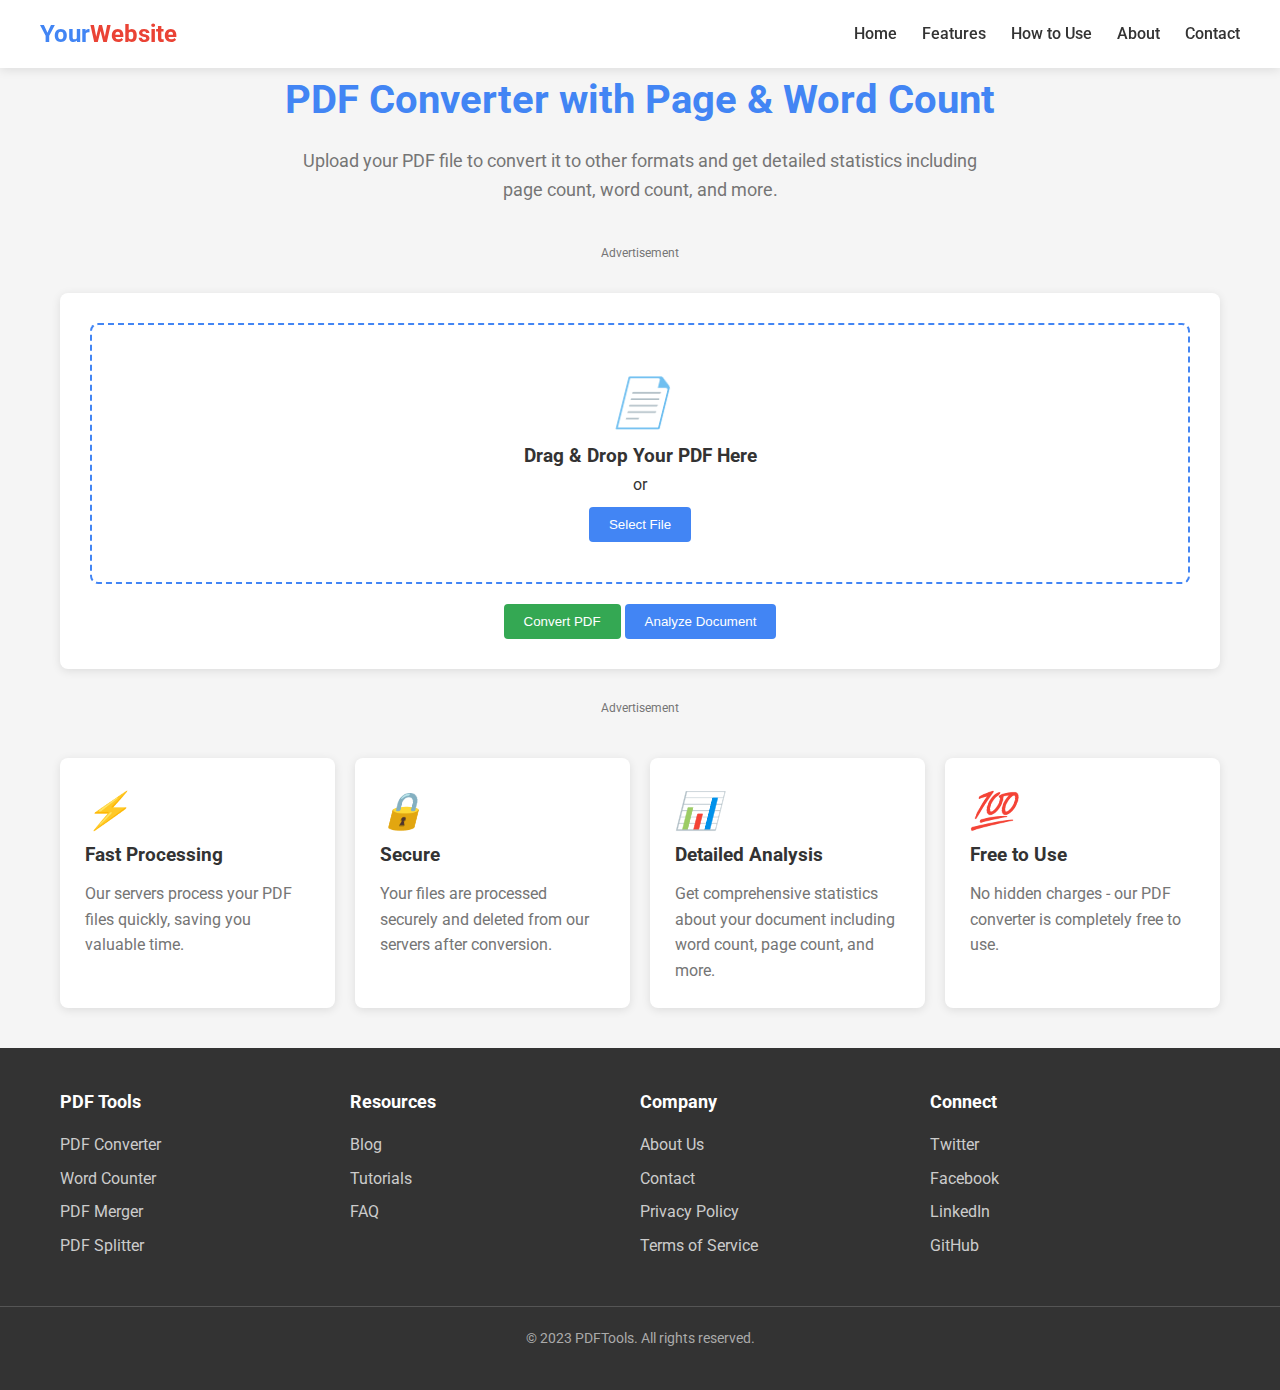
<file: pdfconvert.html>
<!DOCTYPE html>
<html lang="en">

<head>
    <meta charset="UTF-8">
    <meta name="viewport" content="width=device-width, initial-scale=1.0">
    <meta name="description" content="Free online PDF converter with page and word count analysis. Convert PDFs quickly and get detailed document statistics.">
    <meta name="keywords" content="PDF converter, word count, page count, PDF tools, document analysis">
    <title>PDF Converter with Page & Word Count | Free Online Tool</title>

    <!-- Canonical URL -->
    <link rel="canonical" href="https://yourdomain.com/pdf-converter">

    <!-- Favicon -->
    <link rel="icon" href="favicon.ico" type="image/x-icon">

    <!-- Open Graph / Social Media Meta Tags -->
    <meta property="og:title" content="PDF Converter with Page & Word Count">
    <meta property="og:description" content="Free online PDF converter with page and word count analysis.">
    <meta property="og:type" content="website">
    <meta property="og:url" content="https://yourdomain.com/pdf-converter">
    <meta property="og:image" content="https://yourdomain.com/images/pdf-converter-preview.jpg">

    <!-- Google Fonts -->
    <link href="https://fonts.googleapis.com/css2?family=Roboto:wght@300;400;500;700&display=swap" rel="stylesheet">

    <!-- Google AdSense -->
    <script async src="https://pagead2.googlesyndication.com/pagead/js/adsbygoogle.js?client=ca-pub-YOUR_ADSENSE_ID" crossorigin="anonymous"></script>

    <style>
        /* CSS will go here */
        
         :root {
            --primary-color: #4285f4;
            --secondary-color: #34a853;
            --accent-color: #ea4335;
            --light-gray: #f5f5f5;
            --dark-gray: #333;
            --medium-gray: #757575;
            --shadow: 0 2px 10px rgba(0, 0, 0, 0.1);
        }
        
        * {
            margin: 0;
            padding: 0;
            box-sizing: border-box;
        }
        
        body {
            font-family: 'Roboto', sans-serif;
            line-height: 1.6;
            color: var(--dark-gray);
            background-color: var(--light-gray);
        }
        
        header {
            background-color: white;
            box-shadow: var(--shadow);
            position: sticky;
            top: 0;
            z-index: 100;
        }
        
        .container {
            width: 100%;
            max-width: 1200px;
            margin: 0 auto;
            padding: 0 20px;
        }
        
        .header-container {
            display: flex;
            justify-content: space-between;
            align-items: center;
            padding: 15px 0;
        }
        
        .logo {
            font-size: 24px;
            font-weight: 700;
            color: var(--primary-color);
            text-decoration: none;
        }
        
        .logo span {
            color: var(--accent-color);
        }
        
        nav ul {
            display: flex;
            list-style: none;
        }
        
        nav ul li {
            margin-left: 25px;
        }
        
        nav ul li a {
            text-decoration: none;
            color: var(--dark-gray);
            font-weight: 500;
            transition: color 0.3s;
        }
        
        nav ul li a:hover {
            color: var(--primary-color);
        }
        
        .mobile-menu-btn {
            display: none;
            background: none;
            border: none;
            font-size: 24px;
            cursor: pointer;
        }
        
        main {
            padding: 40px 0;
        }
        
        .hero {
            text-align: center;
            margin-bottom: 40px;
        }
        
        .hero h1 {
            font-size: 2.5rem;
            margin-bottom: 15px;
            color: var(--primary-color);
        }
        
        .hero p {
            font-size: 1.1rem;
            color: var(--medium-gray);
            max-width: 700px;
            margin: 0 auto 25px;
        }
        
        .converter-container {
            background-color: white;
            border-radius: 8px;
            box-shadow: var(--shadow);
            padding: 30px;
            margin-bottom: 30px;
        }
        
        .drop-area {
            border: 2px dashed var(--primary-color);
            border-radius: 8px;
            padding: 40px;
            text-align: center;
            cursor: pointer;
            transition: background-color 0.3s;
            margin-bottom: 20px;
        }
        
        .drop-area:hover {
            background-color: rgba(66, 133, 244, 0.05);
        }
        
        .drop-area i {
            font-size: 48px;
            color: var(--primary-color);
            margin-bottom: 15px;
        }
        
        .drop-area p {
            margin-bottom: 10px;
        }
        
        .btn {
            display: inline-block;
            background-color: var(--primary-color);
            color: white;
            padding: 10px 20px;
            border-radius: 4px;
            text-decoration: none;
            font-weight: 500;
            border: none;
            cursor: pointer;
            transition: background-color 0.3s;
        }
        
        .btn:hover {
            background-color: #3367d6;
        }
        
        .btn-secondary {
            background-color: var(--secondary-color);
        }
        
        .btn-secondary:hover {
            background-color: #2d9249;
        }
        
        .file-input {
            display: none;
        }
        
        .results {
            display: none;
            margin-top: 30px;
            padding: 20px;
            background-color: var(--light-gray);
            border-radius: 8px;
        }
        
        .results h3 {
            margin-bottom: 15px;
            color: var(--primary-color);
        }
        
        .stats {
            display: flex;
            flex-wrap: wrap;
            gap: 20px;
            margin-bottom: 20px;
        }
        
        .stat-box {
            flex: 1;
            min-width: 200px;
            background-color: white;
            padding: 15px;
            border-radius: 8px;
            box-shadow: var(--shadow);
            text-align: center;
        }
        
        .stat-box h4 {
            color: var(--medium-gray);
            margin-bottom: 10px;
            font-weight: 500;
        }
        
        .stat-box p {
            font-size: 24px;
            font-weight: 700;
            color: var(--primary-color);
        }
        
        .ad-container {
            margin: 30px 0;
            text-align: center;
        }
        
        .ad-container .ad-label {
            font-size: 12px;
            color: var(--medium-gray);
            margin-bottom: 5px;
        }
        
        .features {
            display: flex;
            flex-wrap: wrap;
            gap: 20px;
            margin: 40px 0;
        }
        
        .feature-card {
            flex: 1;
            min-width: 250px;
            background-color: white;
            padding: 25px;
            border-radius: 8px;
            box-shadow: var(--shadow);
        }
        
        .feature-card i {
            font-size: 36px;
            color: var(--primary-color);
            margin-bottom: 15px;
        }
        
        .feature-card h3 {
            margin-bottom: 10px;
        }
        
        .feature-card p {
            color: var(--medium-gray);
        }
        
        footer {
            background-color: var(--dark-gray);
            color: white;
            padding: 40px 0;
        }
        
        .footer-container {
            display: flex;
            flex-wrap: wrap;
            justify-content: space-between;
        }
        
        .footer-section {
            flex: 1;
            min-width: 200px;
            margin-bottom: 20px;
        }
        
        .footer-section h3 {
            margin-bottom: 15px;
            font-size: 18px;
        }
        
        .footer-section ul {
            list-style: none;
        }
        
        .footer-section ul li {
            margin-bottom: 8px;
        }
        
        .footer-section ul li a {
            color: #ccc;
            text-decoration: none;
            transition: color 0.3s;
        }
        
        .footer-section ul li a:hover {
            color: white;
        }
        
        .copyright {
            text-align: center;
            padding-top: 20px;
            margin-top: 20px;
            border-top: 1px solid #555;
            color: #aaa;
            font-size: 14px;
        }
        
        @media (max-width: 768px) {
            .header-container {
                flex-direction: column;
                text-align: center;
            }
            nav ul {
                margin-top: 15px;
                flex-direction: column;
                align-items: center;
            }
            nav ul li {
                margin: 5px 0;
            }
            .mobile-menu-btn {
                display: block;
                margin-top: 15px;
            }
            .hero h1 {
                font-size: 2rem;
            }
            .stats {
                flex-direction: column;
            }
            .feature-card {
                min-width: 100%;
            }
            .ad-container {
                padding: 0 10px;
            }
        }
    </style>
</head>

<body>
    <header>
        <div class="container header-container">
            <a href="/itools" class="logo">Your<span>Website</span></a>

            <button class="mobile-menu-btn">☰</button>

            <nav id="main-nav">
                <ul>
                    <li><a href="/itools">Home</a></li>
                    <li><a href="/features">Features</a></li>
                    <li><a href="/how-to-use">How to Use</a></li>
                    <li><a href="/about">About</a></li>
                    <li><a href="/contact">Contact</a></li>
                </ul>
            </nav>
        </div>
    </header>

    <main class="container">
        <section class="hero">
            <h1>PDF Converter with Page & Word Count</h1>
            <p>Upload your PDF file to convert it to other formats and get detailed statistics including page count, word count, and more.</p>
        </section>

        <!-- Google AdSense Banner -->
        <div class="ad-container">
            <div class="ad-label">Advertisement</div>
            <ins class="adsbygoogle" style="display:block" data-ad-client="ca-pub-YOUR_ADSENSE_ID" data-ad-slot="YOUR_BANNER_SLOT" data-ad-format="auto" data-full-width-responsive="true"></ins>
            <script>
                (adsbygoogle = window.adsbygoogle || []).push({});
            </script>
        </div>

        <section class="converter-container">
            <div class="drop-area" id="dropArea">
                <i>📄</i>
                <h3>Drag & Drop Your PDF Here</h3>
                <p>or</p>
                <input type="file" id="fileInput" class="file-input" accept=".pdf">
                <button class="btn" id="selectFileBtn">Select File</button>
            </div>

            <div class="actions" style="text-align: center;">
                <button class="btn btn-secondary" id="convertBtn" disabled>Convert PDF</button>
                <button class="btn" id="analyzeBtn" disabled>Analyze Document</button>
            </div>

            <div class="results" id="results">
                <h3>Document Analysis Results</h3>

                <div class="stats">
                    <div class="stat-box">
                        <h4>Pages</h4>
                        <p id="pageCount">0</p>
                    </div>
                    <div class="stat-box">
                        <h4>Words</h4>
                        <p id="wordCount">0</p>
                    </div>
                    <div class="stat-box">
                        <h4>Characters</h4>
                        <p id="charCount">0</p>
                    </div>
                    <div class="stat-box">
                        <h4>File Size</h4>
                        <p id="fileSize">0 KB</p>
                    </div>
                </div>

                <div class="conversion-options">
                    <h4>Convert To:</h4>
                    <button class="btn">Word (.docx)</button>
                    <button class="btn">Text (.txt)</button>
                    <button class="btn">JPG Images</button>
                    <button class="btn">PNG Images</button>
                </div>
            </div>
        </section>

        <!-- Google AdSense In-Article -->
        <div class="ad-container">
            <div class="ad-label">Advertisement</div>
            <ins class="adsbygoogle" style="display:block" data-ad-client="ca-pub-YOUR_ADSENSE_ID" data-ad-slot="YOUR_INARTICLE_SLOT" data-ad-format="auto" data-full-width-responsive="true"></ins>
            <script>
                (adsbygoogle = window.adsbygoogle || []).push({});
            </script>
        </div>

        <section class="features">
            <div class="feature-card">
                <i>⚡</i>
                <h3>Fast Processing</h3>
                <p>Our servers process your PDF files quickly, saving you valuable time.</p>
            </div>
            <div class="feature-card">
                <i>🔒</i>
                <h3>Secure</h3>
                <p>Your files are processed securely and deleted from our servers after conversion.</p>
            </div>
            <div class="feature-card">
                <i>📊</i>
                <h3>Detailed Analysis</h3>
                <p>Get comprehensive statistics about your document including word count, page count, and more.</p>
            </div>
            <div class="feature-card">
                <i>💯</i>
                <h3>Free to Use</h3>
                <p>No hidden charges - our PDF converter is completely free to use.</p>
            </div>
        </section>
    </main>

    <footer>
        <div class="container footer-container">
            <div class="footer-section">
                <h3>PDF Tools</h3>
                <ul>
                    <li><a href="pdf-converter.html">PDF Converter</a></li>
                    <li><a href="word-count.html">Word Counter</a></li>
                    <li><a href="merge-pdf.html">PDF Merger</a></li>
                    <li><a href="split-pdf.html">PDF Splitter</a></li>
                </ul>
            </div>
            <div class="footer-section">
                <h3>Resources</h3>
                <ul>
                    <li><a href="blog.html">Blog</a></li>
                    <li><a href="tutorials.html">Tutorials</a></li>
                    <li><a href="faq.html">FAQ</a></li>
                </ul>
            </div>
            <div class="footer-section">
                <h3>Company</h3>
                <ul>
                    <li><a href="about.html">About Us</a></li>
                    <li><a href="contact.html">Contact</a></li>
                    <li><a href="privacy.html">Privacy Policy</a></li>
                    <li><a href="terms.html">Terms of Service</a></li>
                </ul>
            </div>
            <div class="footer-section">
                <h3>Connect</h3>
                <ul>
                    <li><a href="#">Twitter</a></li>
                    <li><a href="#">Facebook</a></li>
                    <li><a href="#">LinkedIn</a></li>
                    <li><a href="#">GitHub</a></li>
                </ul>
            </div>
        </div>

        <div class="copyright">
            <p>&copy; 2023 PDFTools. All rights reserved.</p>
        </div>
    </footer>

    <script>
        // JavaScript will go here
        document.addEventListener('DOMContentLoaded', function() {
            // DOM Elements
            const dropArea = document.getElementById('dropArea');
            const fileInput = document.getElementById('fileInput');
            const selectFileBtn = document.getElementById('selectFileBtn');
            const convertBtn = document.getElementById('convertBtn');
            const analyzeBtn = document.getElementById('analyzeBtn');
            const results = document.getElementById('results');

            // Mobile menu toggle
            const mobileMenuBtn = document.querySelector('.mobile-menu-btn');
            const nav = document.querySelector('nav ul');

            mobileMenuBtn.addEventListener('click', function() {
                nav.style.display = nav.style.display === 'flex' ? 'none' : 'flex';
            });

            // File selection
            selectFileBtn.addEventListener('click', function() {
                fileInput.click();
            });

            fileInput.addEventListener('change', function(e) {
                handleFiles(e.target.files);
            });

            // Drag and drop
            ['dragenter', 'dragover', 'dragleave', 'drop'].forEach(eventName => {
                dropArea.addEventListener(eventName, preventDefaults, false);
            });

            function preventDefaults(e) {
                e.preventDefault();
                e.stopPropagation();
            }

            ['dragenter', 'dragover'].forEach(eventName => {
                dropArea.addEventListener(eventName, highlight, false);
            });

            ['dragleave', 'drop'].forEach(eventName => {
                dropArea.addEventListener(eventName, unhighlight, false);
            });

            function highlight() {
                dropArea.style.backgroundColor = 'rgba(66, 133, 244, 0.1)';
            }

            function unhighlight() {
                dropArea.style.backgroundColor = '';
            }

            dropArea.addEventListener('drop', function(e) {
                const dt = e.dataTransfer;
                const files = dt.files;
                handleFiles(files);
            });

            // Handle selected files
            function handleFiles(files) {
                if (files.length) {
                    const file = files[0];

                    // Check if it's a PDF
                    if (file.type === 'application/pdf' || file.name.endsWith('.pdf')) {
                        // Enable buttons
                        convertBtn.disabled = false;
                        analyzeBtn.disabled = false;

                        // Show file info
                        dropArea.innerHTML = `
                            <i>📄</i>
                            <h3>${file.name}</h3>
                            <p>${(file.size / 1024).toFixed(2)} KB</p>
                            <button class="btn" id="changeFileBtn">Change File</button>
                        `;

                        // Add event listener to change file button
                        document.getElementById('changeFileBtn').addEventListener('click', function() {
                            fileInput.click();
                        });

                        // Analyze the PDF when analyze button is clicked
                        analyzeBtn.addEventListener('click', function() {
                            analyzePDF(file);
                        });
                    } else {
                        alert('Please select a PDF file.');
                    }
                }
            }

            // Analyze PDF function (simplified - would use a PDF library in real implementation)
            function analyzePDF(file) {
                // In a real implementation, you would use a PDF library like pdf.js
                // This is a simplified version for demonstration

                // Simulate processing
                dropArea.innerHTML = '<p>Analyzing PDF... <span class="spinner">⏳</span></p>';

                setTimeout(function() {
                    // Show results
                    results.style.display = 'block';

                    // Simulated data - in real app, you'd extract this from the PDF
                    document.getElementById('pageCount').textContent = Math.floor(Math.random() * 20) + 1;
                    document.getElementById('wordCount').textContent = Math.floor(Math.random() * 5000) + 100;
                    document.getElementById('charCount').textContent = Math.floor(Math.random() * 30000) + 1000;
                    document.getElementById('fileSize').textContent = `${(file.size / 1024).toFixed(2)} KB`;

                    // Scroll to results
                    results.scrollIntoView({
                        behavior: 'smooth'
                    });

                    // Reset drop area
                    dropArea.innerHTML = `
                        <i>📄</i>
                        <h3>${file.name}</h3>
                        <p>${(file.size / 1024).toFixed(2)} KB</p>
                        <button class="btn" id="changeFileBtn">Change File</button>
                    `;

                    // Re-add event listener to change file button
                    document.getElementById('changeFileBtn').addEventListener('click', function() {
                        fileInput.click();
                    });
                }, 1500);
            }

            // Convert button functionality
            convertBtn.addEventListener('click', function() {
                alert('In a real implementation, this would convert the PDF to the selected format.');
            });

            // Responsive adjustments
            function handleResponsive() {
                if (window.innerWidth > 768) {
                    nav.style.display = 'flex';
                } else {
                    nav.style.display = 'none';
                }
            }

            window.addEventListener('resize', handleResponsive);
            handleResponsive();
        });
    </script>
</body>

</html>
</file>
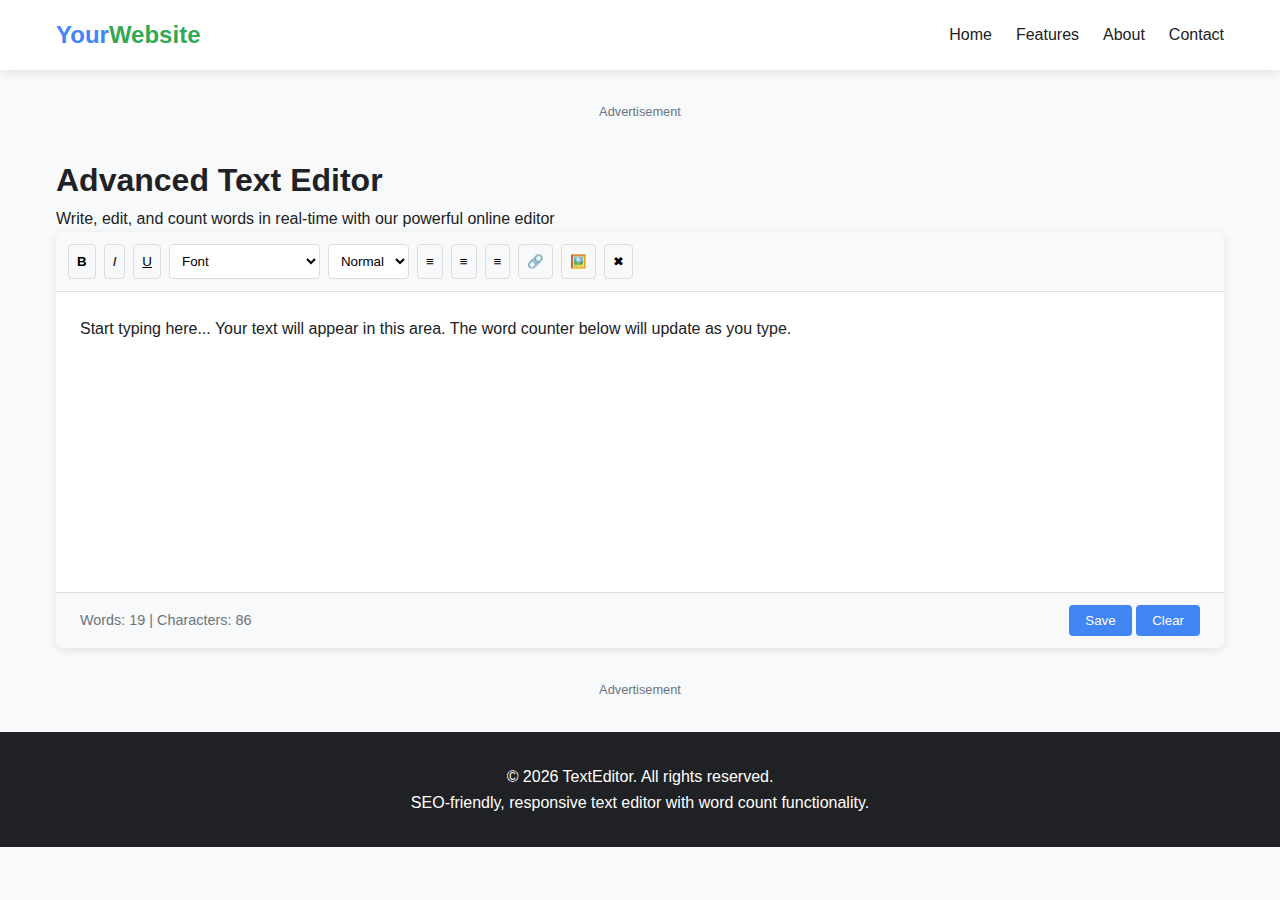
<file: texteditor.html>
<!DOCTYPE html>
<html lang="en">

<head>
    <meta charset="UTF-8">
    <meta name="viewport" content="width=device-width, initial-scale=1.0">
    <meta name="description" content="Free online text editor with real-time word count and formatting tools">
    <meta name="keywords" content="text editor, word counter, online editor, writing tool">
    <title>Advanced Text Editor | Word Counter Tool</title>

    <!-- Google AdSense -->
    <script async src="https://pagead2.googlesyndication.com/pagead/js/adsbygoogle.js?client=ca-pub-YOUR_ADSENSE_ID" crossorigin="anonymous"></script>

    <style>
         :root {
            --primary-color: #4285f4;
            --secondary-color: #34a853;
            --dark-color: #202124;
            --light-color: #f8f9fa;
            --border-color: #dadce0;
        }
        
        * {
            margin: 0;
            padding: 0;
            box-sizing: border-box;
            font-family: 'Segoe UI', Tahoma, Geneva, Verdana, sans-serif;
        }
        
        body {
            background-color: var(--light-color);
            color: var(--dark-color);
            line-height: 1.6;
        }
        
        header {
            background-color: white;
            box-shadow: 0 2px 10px rgba(0, 0, 0, 0.1);
            position: sticky;
            top: 0;
            z-index: 100;
        }
        
        .header-container {
            max-width: 1200px;
            margin: 0 auto;
            padding: 1rem;
            display: flex;
            justify-content: space-between;
            align-items: center;
        }
        
        .logo {
            font-size: 1.5rem;
            font-weight: bold;
            color: var(--primary-color);
            text-decoration: none;
        }
        
        .logo span {
            color: var(--secondary-color);
        }
        
        nav ul {
            display: flex;
            list-style: none;
        }
        
        nav ul li {
            margin-left: 1.5rem;
        }
        
        nav ul li a {
            text-decoration: none;
            color: var(--dark-color);
            font-weight: 500;
            transition: color 0.3s;
        }
        
        nav ul li a:hover {
            color: var(--primary-color);
        }
        
        .hamburger {
            display: none;
            cursor: pointer;
            font-size: 1.5rem;
        }
        
        main {
            max-width: 1200px;
            margin: 2rem auto;
            padding: 0 1rem;
        }
        
        .editor-container {
            background-color: white;
            border-radius: 8px;
            box-shadow: 0 2px 10px rgba(0, 0, 0, 0.1);
            overflow: hidden;
        }
        
        .toolbar {
            display: flex;
            flex-wrap: wrap;
            gap: 0.5rem;
            padding: 0.75rem;
            border-bottom: 1px solid var(--border-color);
            background-color: #f8f9fa;
        }
        
        .toolbar button {
            background: none;
            border: 1px solid var(--border-color);
            border-radius: 4px;
            padding: 0.5rem;
            cursor: pointer;
            transition: all 0.3s;
        }
        
        .toolbar button:hover {
            background-color: #e9ecef;
        }
        
        .toolbar select {
            padding: 0.5rem;
            border-radius: 4px;
            border: 1px solid var(--border-color);
            background-color: white;
        }
        
        #editor {
            min-height: 300px;
            padding: 1.5rem;
            outline: none;
            font-size: 1rem;
            line-height: 1.6;
        }
        
        .editor-footer {
            display: flex;
            justify-content: space-between;
            align-items: center;
            padding: 0.75rem 1.5rem;
            border-top: 1px solid var(--border-color);
            background-color: #f8f9fa;
        }
        
        .word-count {
            font-size: 0.9rem;
            color: #6c757d;
        }
        
        .actions button {
            padding: 0.5rem 1rem;
            border-radius: 4px;
            border: none;
            background-color: var(--primary-color);
            color: white;
            cursor: pointer;
            transition: background-color 0.3s;
        }
        
        .actions button:hover {
            background-color: #3367d6;
        }
        
        .ad-container {
            margin: 2rem 0;
            text-align: center;
        }
        
        .ad-container .ad-label {
            font-size: 0.8rem;
            color: #6c757d;
            margin-bottom: 0.5rem;
        }
        
        footer {
            background-color: var(--dark-color);
            color: white;
            text-align: center;
            padding: 2rem 1rem;
            margin-top: 2rem;
        }
        
        .footer-container {
            max-width: 1200px;
            margin: 0 auto;
        }
        
        @media (max-width: 768px) {
            .header-container {
                flex-direction: column;
                align-items: flex-start;
            }
            nav {
                width: 100%;
                margin-top: 1rem;
                display: none;
            }
            nav.active {
                display: block;
            }
            nav ul {
                flex-direction: column;
            }
            nav ul li {
                margin: 0;
                padding: 0.5rem 0;
                border-top: 1px solid var(--border-color);
            }
            .hamburger {
                display: block;
                position: absolute;
                top: 1rem;
                right: 1rem;
            }
            .toolbar {
                gap: 0.3rem;
                padding: 0.5rem;
            }
            .editor-footer {
                flex-direction: column;
                gap: 1rem;
                align-items: flex-start;
            }
        }
    </style>
</head>

<body>
    <header>
        <div class="header-container">
            <a href="/itools" class="logo">Your<span>Website</span></a>
            <div class="hamburger" id="hamburger">☰</div>
            <nav id="nav">
                <ul>
                    <li><a href="/itools">Home</a></li>
                    <li><a href="/features">Features</a></li>
                    <li><a href="/about">About</a></li>
                    <li><a href="/contact">Contact</a></li>
                </ul>
            </nav>
        </div>
    </header>

    <main>
        <!-- AdSense Banner Ad -->
        <div class="ad-container">
            <div class="ad-label">Advertisement</div>
            <ins class="adsbygoogle" style="display:block" data-ad-client="ca-pub-YOUR_ADSENSE_ID" data-ad-slot="YOUR_SLOT_ID" data-ad-format="auto" data-full-width-responsive="true"></ins>
            <script>
                (adsbygoogle = window.adsbygoogle || []).push({});
            </script>
        </div>

        <h1>Advanced Text Editor</h1>
        <p class="subtitle">Write, edit, and count words in real-time with our powerful online editor</p>

        <div class="editor-container">
            <div class="toolbar">
                <button title="Bold" onclick="formatText('bold')"><strong>B</strong></button>
                <button title="Italic" onclick="formatText('italic')"><em>I</em></button>
                <button title="Underline" onclick="formatText('underline')"><u>U</u></button>
                <select title="Font Family" onchange="formatText('fontFamily', this.value)">
                    <option value="">Font</option>
                    <option value="Arial">Arial</option>
                    <option value="Courier New">Courier New</option>
                    <option value="Georgia">Georgia</option>
                    <option value="Times New Roman">Times New Roman</option>
                    <option value="Verdana">Verdana</option>
                </select>
                <select title="Font Size" onchange="formatText('fontSize', this.value)">
                    <option value="">Size</option>
                    <option value="1">Small</option>
                    <option value="3" selected>Normal</option>
                    <option value="5">Large</option>
                    <option value="7">Huge</option>
                </select>
                <button title="Align Left" onclick="formatText('justifyLeft')">≡</button>
                <button title="Align Center" onclick="formatText('justifyCenter')">≡</button>
                <button title="Align Right" onclick="formatText('justifyRight')">≡</button>
                <button title="Insert Link" onclick="insertLink()">🔗</button>
                <button title="Insert Image" onclick="insertImage()">🖼️</button>
                <button title="Clear Formatting" onclick="formatText('removeFormat')">✖</button>
            </div>

            <div id="editor" contenteditable="true" spellcheck="true" oninput="updateWordCount()">
                <p>Start typing here... Your text will appear in this area. The word counter below will update as you type.</p>
            </div>

            <div class="editor-footer">
                <div class="word-count">
                    Words: <span id="wordCount">0</span> | Characters: <span id="charCount">0</span>
                </div>
                <div class="actions">
                    <button onclick="saveText()">Save</button>
                    <button onclick="clearText()">Clear</button>
                </div>
            </div>
        </div>

        <!-- AdSense In-Article Ad -->
        <div class="ad-container">
            <div class="ad-label">Advertisement</div>
            <ins class="adsbygoogle" style="display:block" data-ad-client="ca-pub-YOUR_ADSENSE_ID" data-ad-slot="YOUR_SLOT_ID" data-ad-format="auto" data-full-width-responsive="true"></ins>
            <script>
                (adsbygoogle = window.adsbygoogle || []).push({});
            </script>
        </div>
    </main>

    <footer>
        <div class="footer-container">
            <p>&copy; <span id="year"></span> TextEditor. All rights reserved.</p>
            <p>SEO-friendly, responsive text editor with word count functionality.</p>
        </div>
    </footer>

    <script>
        // Mobile menu toggle
        document.getElementById('hamburger').addEventListener('click', function() {
            document.getElementById('nav').classList.toggle('active');
        });

        // Update copyright year
        document.getElementById('year').textContent = new Date().getFullYear();

        // Word count functionality
        function updateWordCount() {
            const editor = document.getElementById('editor');
            const text = editor.innerText || editor.textContent;

            // Count words (split by whitespace and filter out empty strings)
            const words = text.trim().split(/\s+/).filter(word => word.length > 0);
            document.getElementById('wordCount').textContent = words.length;

            // Count characters (without whitespace)
            const chars = text.replace(/\s/g, '').length;
            document.getElementById('charCount').textContent = chars;
        }

        // Text formatting functions
        function formatText(command, value = null) {
            document.execCommand(command, false, value);
            document.getElementById('editor').focus();
        }

        function insertLink() {
            const url = prompt('Enter the URL:');
            if (url) {
                document.execCommand('createLink', false, url);
            }
        }

        function insertImage() {
            const url = prompt('Enter the image URL:');
            if (url) {
                document.execCommand('insertImage', false, url);
            }
        }

        function saveText() {
            const text = document.getElementById('editor').innerHTML;
            localStorage.setItem('savedText', text);
            alert('Text saved to browser storage!');
        }

        function clearText() {
            if (confirm('Are you sure you want to clear all text?')) {
                document.getElementById('editor').innerHTML = '';
                updateWordCount();
            }
        }

        // Load saved text if available
        window.addEventListener('DOMContentLoaded', () => {
            const savedText = localStorage.getItem('savedText');
            if (savedText) {
                document.getElementById('editor').innerHTML = savedText;
            }
            updateWordCount();
        });
    </script>
</body>

</html>
</file>
